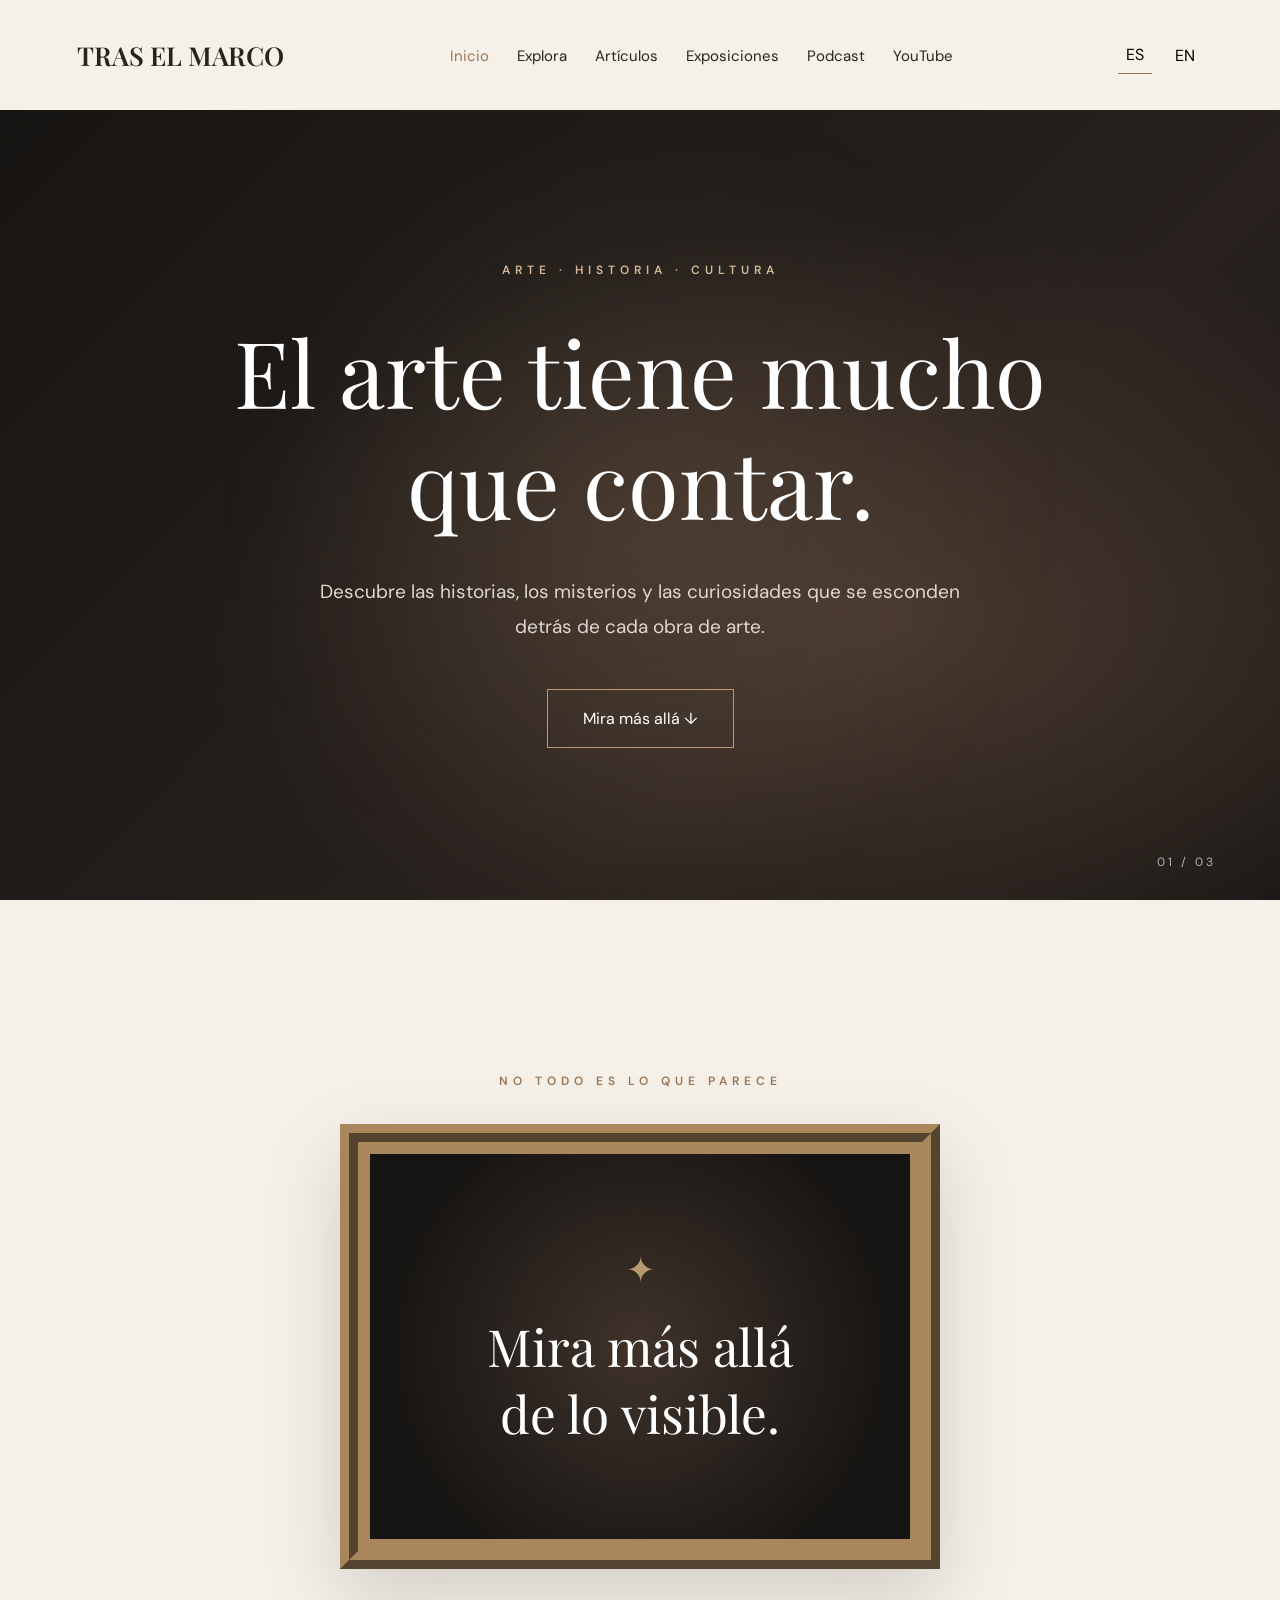
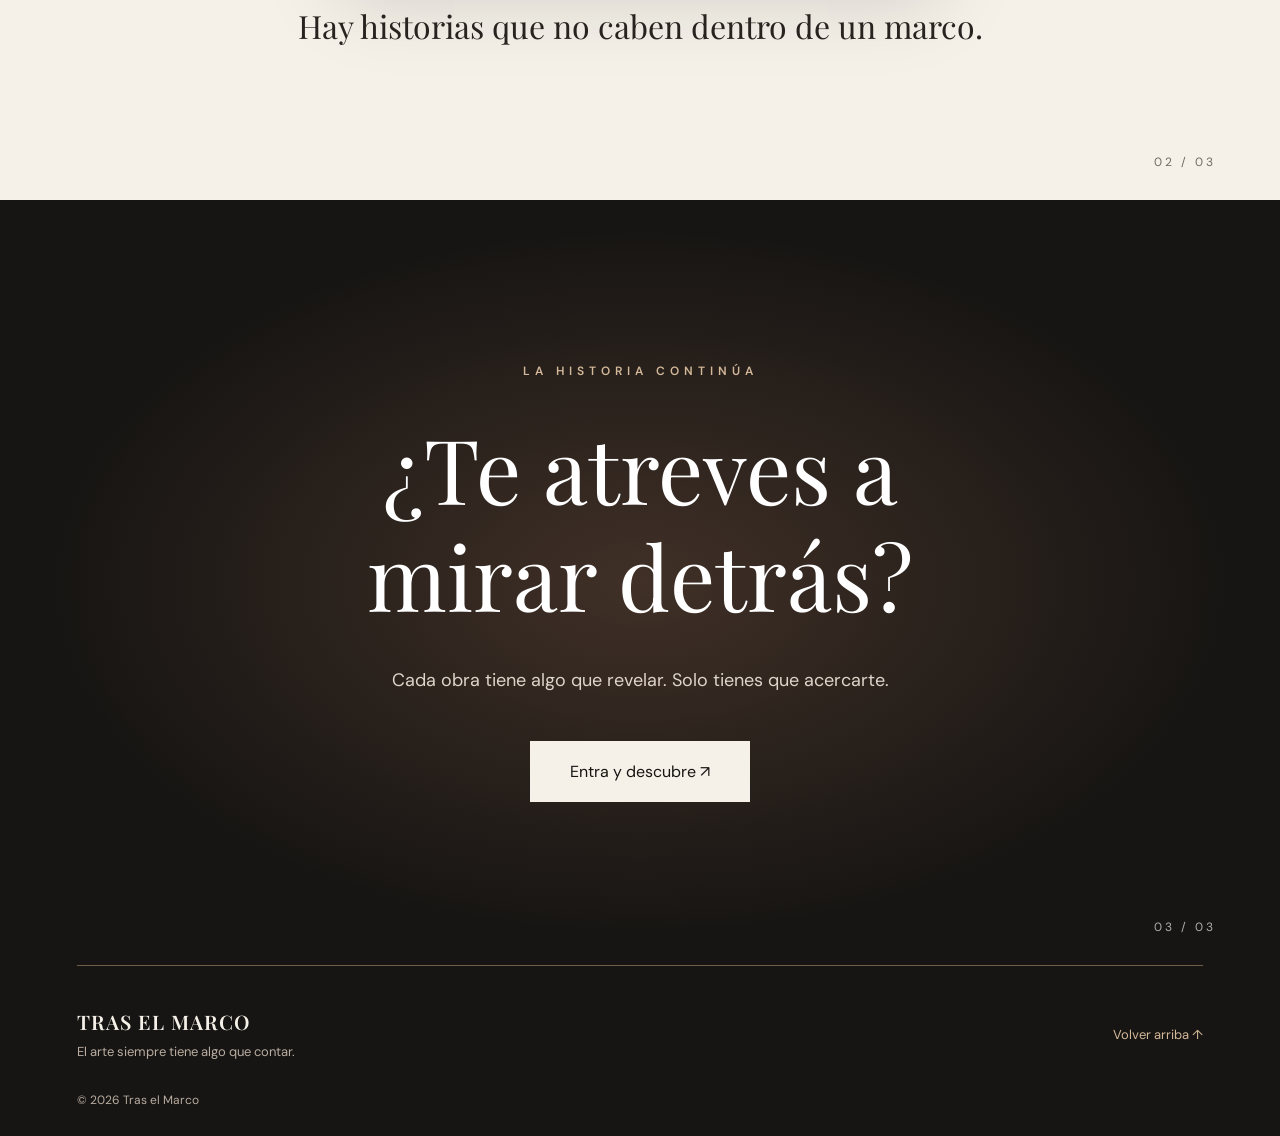
<file: index.html>
<!DOCTYPE html>
<html lang="es">
<head>
    <meta charset="UTF-8">
    <meta name="viewport" content="width=device-width, initial-scale=1.0">
    <meta name="theme-color" content="#171513">

    <title>Tras el Marco | Arte, historias y cultura</title>

    <link rel="stylesheet" href="css/style.css">
    <link rel="stylesheet" href="css/index.css">
    <script src="js/script.js" defer></script>
</head>

<body class="pagina-inicio" id="inicio">

    <header class="cabecera">
        <nav class="navbar" aria-label="Navegación principal">
            <a href="index.html" class="logo">TRAS EL MARCO</a>

            <ul class="nav-links">
                <li><a href="index.html" class="activo">Inicio</a></li>
                <li><a href="pages/explora.html">Explora</a></li>
                <li><a href="pages/articulos.html">Artículos</a></li>
                <li><a href="pages/exposiciones.html">Exposiciones</a></li>
                <li><a href="pages/podcast.html">Podcast</a></li>
                <li><a href="pages/youtube.html">YouTube</a></li>
            </ul>

            <div class="idiomas" aria-label="Idioma">
                <button type="button" class="idioma-activo" data-lang="es" aria-pressed="true">ES</button>
                <button type="button" data-lang="en" aria-pressed="false">EN</button>
            </div>
        </nav>
    </header>

    <main>

        <!-- PRIMERA PANTALLA -->
        <section class="hero" aria-labelledby="titulo-principal">
            <div class="hero-luz"></div>

            <div class="hero-contenido">
                <p class="hero-etiqueta"
                   data-es="ARTE · HISTORIA · CULTURA"
                   data-en="ART · HISTORY · CULTURE">
                    ARTE · HISTORIA · CULTURA
                </p>

                <h1 id="titulo-principal"
                    data-es="El arte tiene mucho&lt;br&gt;que contar."
                    data-en="Art has so much&lt;br&gt;to tell.">
                    El arte tiene mucho<br>que contar.
                </h1>

                <p class="hero-descripcion"
                   data-es="Descubre las historias, los misterios y las curiosidades que se esconden detrás de cada obra de arte."
                   data-en="Discover the stories, mysteries and curiosities hidden behind every work of art.">
                    Descubre las historias, los misterios y las curiosidades que se esconden detrás de cada obra de arte.
                </p>

                <a href="#revelacion" class="hero-boton"
                   data-es="Mira más allá ↓"
                   data-en="Look beyond ↓">
                    Mira más allá ↓
                </a>
            </div>

            <span class="hero-numero">01 / 03</span>
        </section>

        <!-- SEGUNDA PANTALLA -->
        <section class="revelacion" id="revelacion" aria-labelledby="titulo-revelacion">

            <p class="seccion-etiqueta revelar"
               data-es="NO TODO ES LO QUE PARECE"
               data-en="NOT EVERYTHING IS AS IT SEEMS">
                NO TODO ES LO QUE PARECE
            </p>

            <div class="marco-escena revelar">
                <div class="marco">
                    <div class="marco-interior">
                        <span class="marco-simbolo" aria-hidden="true">✦</span>

                        <h2 id="titulo-revelacion"
                            data-es="Mira más allá&lt;br&gt;de lo visible."
                            data-en="Look beyond&lt;br&gt;what is visible.">
                            Mira más allá<br>de lo visible.
                        </h2>
                    </div>
                </div>
            </div>

            <p class="revelacion-texto revelar"
               data-es="Hay historias que no caben dentro de un marco."
               data-en="Some stories cannot be contained within a frame.">
                Hay historias que no caben dentro de un marco.
            </p>

            <span class="seccion-numero">02 / 03</span>
        </section>

        <!-- TERCERA PANTALLA -->
        <section class="invitacion" aria-labelledby="titulo-invitacion">

            <div class="invitacion-contenido revelar">
                <p class="seccion-etiqueta"
                   data-es="LA HISTORIA CONTINÚA"
                   data-en="THE STORY CONTINUES">
                    LA HISTORIA CONTINÚA
                </p>

                <h2 id="titulo-invitacion"
                    data-es="¿Te atreves a&lt;br&gt;mirar detrás?"
                    data-en="Dare to look&lt;br&gt;behind the frame?">
                    ¿Te atreves a<br>mirar detrás?
                </h2>

                <p data-es="Cada obra tiene algo que revelar. Solo tienes que acercarte."
                   data-en="Every artwork has something to reveal. You only have to look closer.">
                    Cada obra tiene algo que revelar. Solo tienes que acercarte.
                </p>

                <a href="pages/explora.html" class="boton-entrar"
                   data-es="Entra y descubre ↗"
                   data-en="Enter and discover ↗">
                    Entra y descubre ↗
                </a>
            </div>

            <span class="seccion-numero">03 / 03</span>
        </section>

    </main>

    <!-- PIE DE PÁGINA -->
    <footer class="pie-pagina">
        <div class="pie-contenido">

            <div class="pie-identidad">
                <p class="pie-logo">TRAS EL MARCO</p>
                <p class="pie-frase"
                   data-es="El arte siempre tiene algo que contar."
                   data-en="Art always has a story to tell.">
                    El arte siempre tiene algo que contar.
                </p>
            </div>

            <a href="#inicio" class="pie-volver"
               data-es="Volver arriba ↑"
               data-en="Back to top ↑">
                Volver arriba ↑
            </a>

        </div>

        <div class="pie-inferior">
            <p>© 2026 Tras el Marco</p>
        </div>
    </footer>

</body>
</html>
</file>
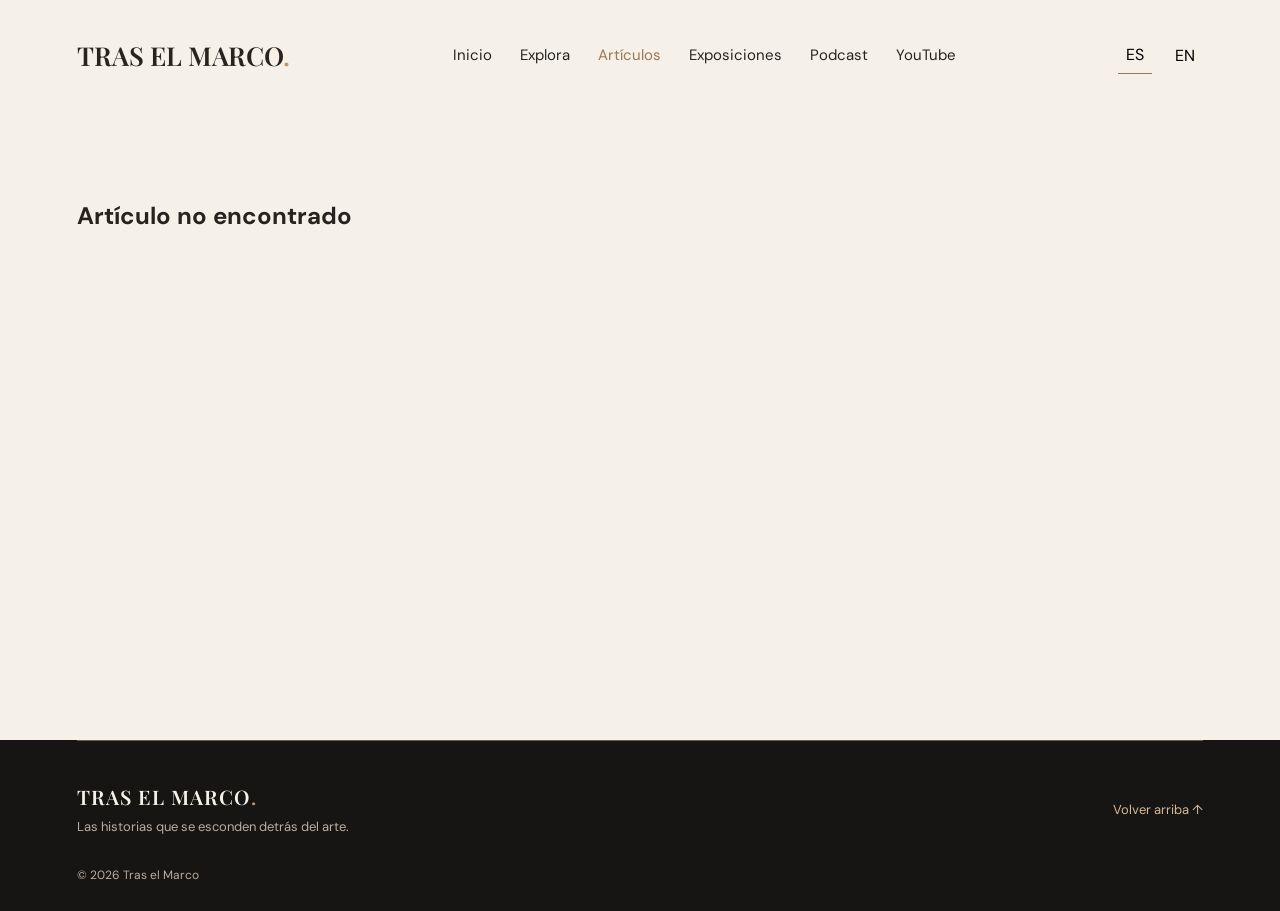
<file: pages/articulo.html>
<!DOCTYPE html>
<html lang="es">

<head>
    <meta charset="UTF-8">
    <meta name="viewport" content="width=device-width, initial-scale=1.0">

    <title>Artículo | Tras el Marco</title>

    <link rel="stylesheet" href="../css/style.css">
    <link rel="stylesheet" href="../css/articulo.css">

    <script src="../js/script.js" defer></script>
    <script src="../js/articulos.js" defer></script>

</head>

<body class="pagina-articulo" id="inicio">

    <header class="cabecera">

        <nav class="navegacion" aria-label="Navegación principal">

            <a href="../index.html" class="logo">
                TRAS EL MARCO<span>.</span>
            </a>

            <div class="menu">
                <a href="../index.html">Inicio</a>
                <a href="explora.html">Explora</a>
                <a href="articulos.html" class="activo">Artículos</a>
                <a href="exposiciones.html">Exposiciones</a>
                <a href="podcast.html">Podcast</a>
                <a href="youtube.html">YouTube</a>
            </div>

            <div class="idiomas">
                <button type="button" class="idioma"
                        data-idioma="es" aria-pressed="true">ES</button>
                <button type="button" class="idioma"
                        data-idioma="en" aria-pressed="false">EN</button>
            </div>

        </nav>

    </header>

    <main>
        <article id="detalle-articulo" class="detalle-articulo"></article>
    </main>

    <footer class="pie-pagina">

        <div class="pie-contenido">

            <div class="pie-identidad">

                <span class="pie-logo">
                    TRAS EL MARCO<span>.</span>
                </span>

                <p class="pie-frase"
                   data-es="Las historias que se esconden detrás del arte."
                   data-en="The stories hidden behind art.">
                    Las historias que se esconden detrás del arte.
                </p>

            </div>

            <a href="#inicio"
               class="pie-volver"
               data-es="Volver arriba ↑"
               data-en="Back to top ↑">
                Volver arriba ↑
            </a>

        </div>

        <div class="pie-inferior">
            <span>© 2026 Tras el Marco</span>
        </div>

    </footer>

</body>
</html>
</file>
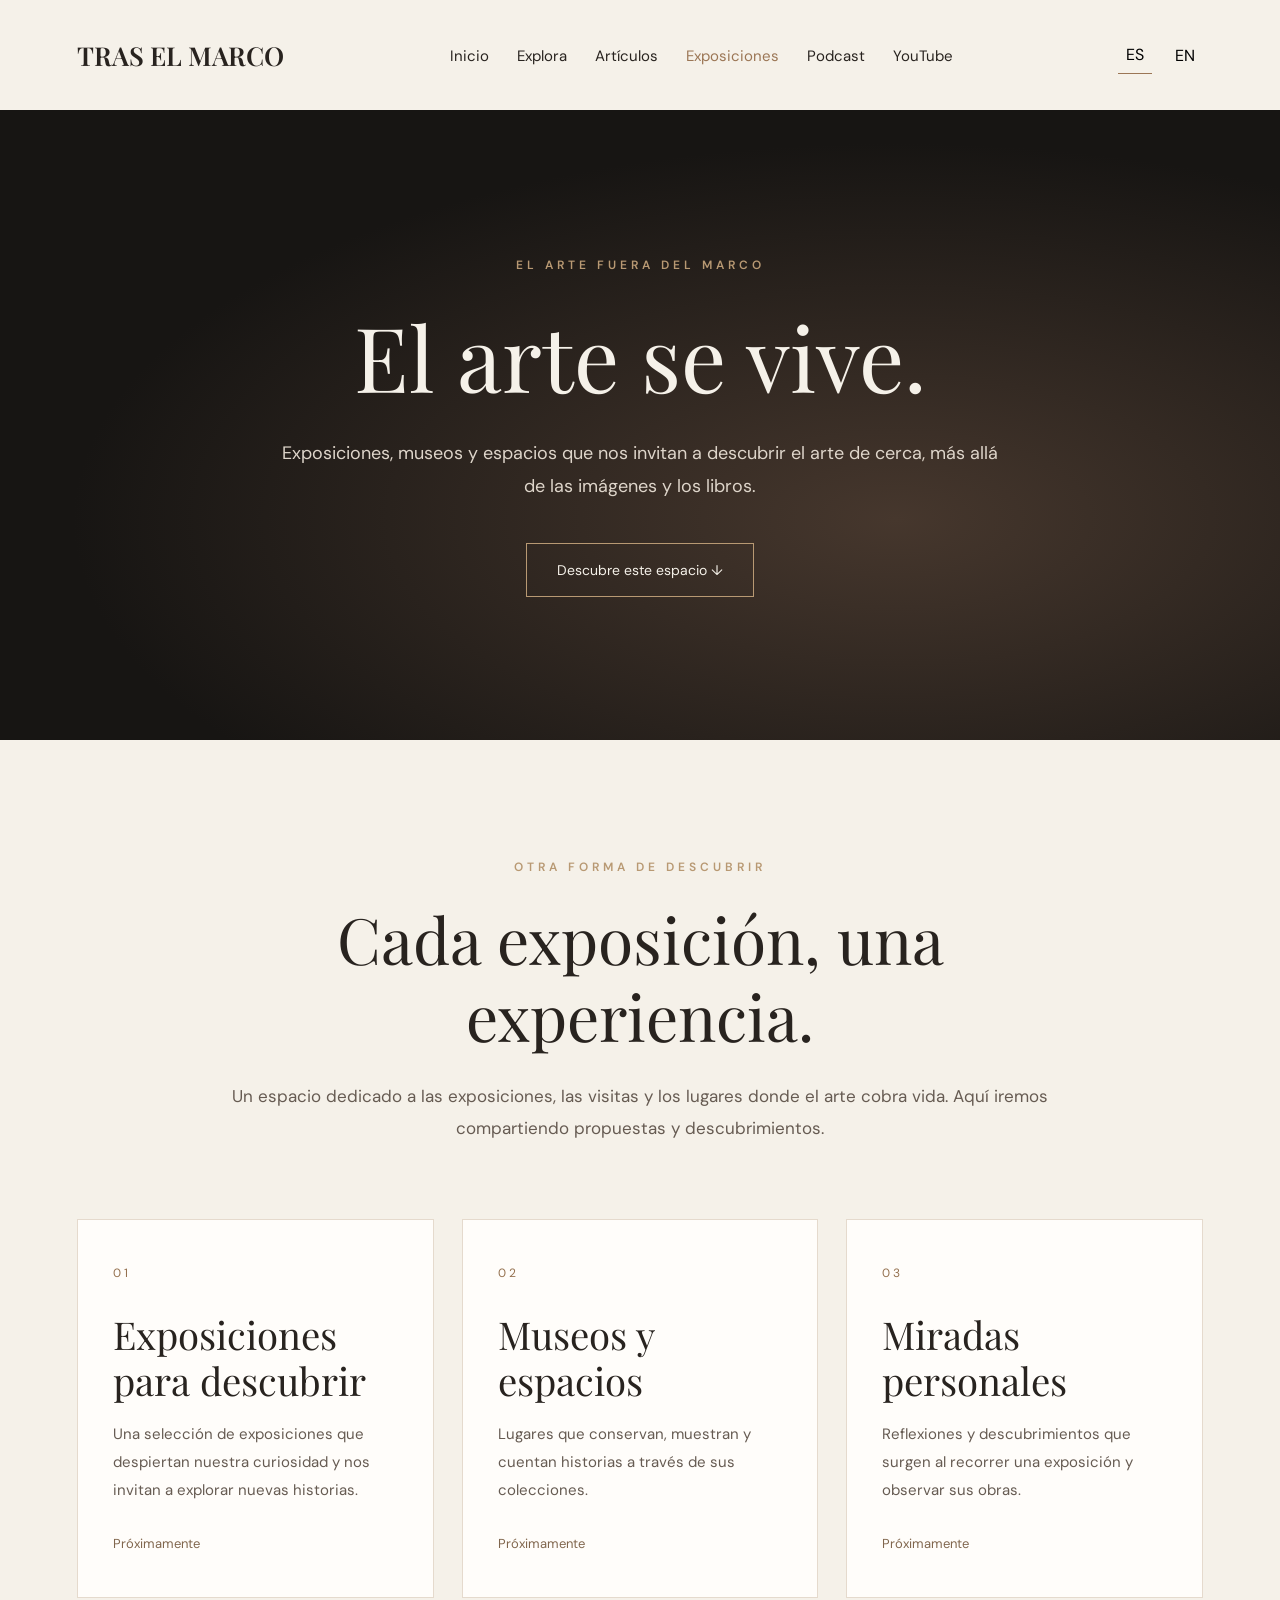
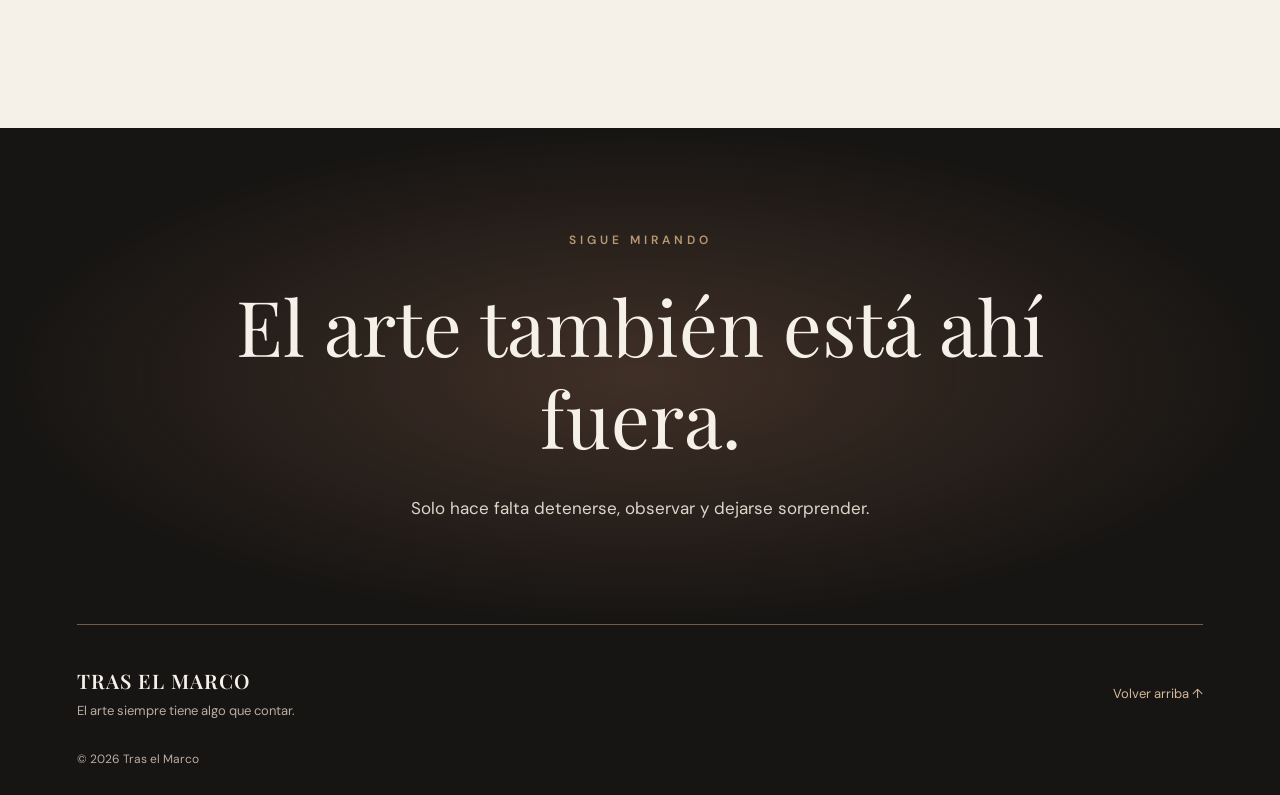
<file: pages/exposiciones.html>
<!DOCTYPE html>
<html lang="es">
<head>
    <meta charset="UTF-8">
    <meta name="viewport" content="width=device-width, initial-scale=1.0">
    <meta name="theme-color" content="#171513">

    <meta name="description"
          content="Descubre exposiciones, museos y nuevas formas de acercarte al arte con Tras el Marco.">

    <title>Exposiciones | Tras el Marco</title>

    <link rel="stylesheet" href="../css/style.css">
    <link rel="stylesheet" href="../css/exposiciones.css">
    <script src="../js/script.js" defer></script>

</head>

<body class="pagina-exposiciones" id="inicio">

    <!-- MENÚ -->
    <header class="cabecera">
        <nav class="navbar" aria-label="Navegación principal">

            <a href="../index.html" class="logo">TRAS EL MARCO</a>

            <ul class="nav-links">
                <li><a href="../index.html">Inicio</a></li>
                <li><a href="explora.html">Explora</a></li>
                <li><a href="articulos.html">Artículos</a></li>
                <li>
                    <a href="exposiciones.html"
                       class="activo"
                       aria-current="page">Exposiciones</a>
                </li>
                <li><a href="podcast.html">Podcast</a></li>
                <li><a href="youtube.html">YouTube</a></li>
            </ul>

            <div class="idiomas" aria-label="Idioma">
                <button type="button"
                        class="idioma-activo"
                        data-lang="es"
                        aria-pressed="true">ES</button>

                <button type="button"
                        data-lang="en"
                        aria-pressed="false">EN</button>
            </div>

        </nav>
    </header>

    <main>

        <!-- PORTADA -->
        <section class="exposiciones-hero">

            <div class="exposiciones-hero-contenido">

                <span class="exposiciones-etiqueta"
                      data-es="EL ARTE FUERA DEL MARCO"
                      data-en="ART BEYOND THE FRAME">
                    EL ARTE FUERA DEL MARCO
                </span>

                <h1 data-es="El arte se vive."
                    data-en="Art is an experience.">
                    El arte se vive.
                </h1>

                <p data-es="Exposiciones, museos y espacios que nos invitan a descubrir el arte de cerca, más allá de las imágenes y los libros."
                   data-en="Exhibitions, museums and spaces that invite us to experience art up close, beyond images and books.">
                    Exposiciones, museos y espacios que nos invitan a descubrir el arte de cerca, más allá de las imágenes y los libros.
                </p>

                <a href="#descubre"
                   class="exposiciones-enlace"
                   data-es="Descubre este espacio ↓"
                   data-en="Explore this space ↓">
                    Descubre este espacio ↓
                </a>

            </div>
        </section>

        <!-- CONTENIDO -->
        <section class="exposiciones-seccion" id="descubre">

            <div class="exposiciones-introduccion revelar">

                <span class="exposiciones-etiqueta"
                      data-es="OTRA FORMA DE DESCUBRIR"
                      data-en="ANOTHER WAY TO DISCOVER">
                    OTRA FORMA DE DESCUBRIR
                </span>

                <h2 data-es="Cada exposición, una experiencia."
                    data-en="Every exhibition, a new experience.">
                    Cada exposición, una experiencia.
                </h2>

                <p data-es="Un espacio dedicado a las exposiciones, las visitas y los lugares donde el arte cobra vida. Aquí iremos compartiendo propuestas y descubrimientos."
                   data-en="A space dedicated to exhibitions, visits and places where art comes to life. Here we will share recommendations and discoveries.">
                    Un espacio dedicado a las exposiciones, las visitas y los lugares donde el arte cobra vida. Aquí iremos compartiendo propuestas y descubrimientos.
                </p>

            </div>

            <div class="exposiciones-grid">

                <!-- BLOQUE 1 -->
                <article class="exposicion-tarjeta revelar">

                    <span class="exposicion-numero">01</span>

                    <div>
                        <h3 data-es="Exposiciones para descubrir"
                            data-en="Exhibitions to discover">
                            Exposiciones para descubrir
                        </h3>

                        <p data-es="Una selección de exposiciones que despiertan nuestra curiosidad y nos invitan a explorar nuevas historias."
                           data-en="A selection of exhibitions that spark our curiosity and invite us to explore new stories.">
                            Una selección de exposiciones que despiertan nuestra curiosidad y nos invitan a explorar nuevas historias.
                        </p>
                    </div>

                    <span class="exposicion-estado"
                          data-es="Próximamente"
                          data-en="Coming soon">
                        Próximamente
                    </span>

                </article>

                <!-- BLOQUE 2 -->
                <article class="exposicion-tarjeta revelar">

                    <span class="exposicion-numero">02</span>

                    <div>
                        <h3 data-es="Museos y espacios"
                            data-en="Museums and spaces">
                            Museos y espacios
                        </h3>

                        <p data-es="Lugares que conservan, muestran y cuentan historias a través de sus colecciones."
                           data-en="Places that preserve, display and tell stories through their collections.">
                            Lugares que conservan, muestran y cuentan historias a través de sus colecciones.
                        </p>
                    </div>

                    <span class="exposicion-estado"
                          data-es="Próximamente"
                          data-en="Coming soon">
                        Próximamente
                    </span>

                </article>

                <!-- BLOQUE 3 -->
                <article class="exposicion-tarjeta revelar">

                    <span class="exposicion-numero">03</span>

                    <div>
                        <h3 data-es="Miradas personales"
                            data-en="Personal perspectives">
                            Miradas personales
                        </h3>

                        <p data-es="Reflexiones y descubrimientos que surgen al recorrer una exposición y observar sus obras."
                           data-en="Reflections and discoveries inspired by visiting exhibitions and observing artworks.">
                            Reflexiones y descubrimientos que surgen al recorrer una exposición y observar sus obras.
                        </p>
                    </div>

                    <span class="exposicion-estado"
                          data-es="Próximamente"
                          data-en="Coming soon">
                        Próximamente
                    </span>

                </article>

            </div>
        </section>

        <!-- CIERRE -->
        <section class="exposiciones-cierre">

            <div class="exposiciones-cierre-contenido revelar">

                <span class="exposiciones-etiqueta"
                      data-es="SIGUE MIRANDO"
                      data-en="KEEP LOOKING">
                    SIGUE MIRANDO
                </span>

                <h2 data-es="El arte también está ahí fuera."
                    data-en="Art is out there, too.">
                    El arte también está ahí fuera.
                </h2>

                <p data-es="Solo hace falta detenerse, observar y dejarse sorprender."
                   data-en="All it takes is a moment to pause, observe and be surprised.">
                    Solo hace falta detenerse, observar y dejarse sorprender.
                </p>

            </div>
        </section>

    </main>

    <!-- PIE DE PÁGINA -->
    <footer class="pie-pagina">

        <div class="pie-contenido">

            <div class="pie-identidad">

                <p class="pie-logo">TRAS EL MARCO</p>

                <p class="pie-frase"
                   data-es="El arte siempre tiene algo que contar."
                   data-en="Art always has a story to tell.">
                    El arte siempre tiene algo que contar.
                </p>

            </div>

            <a href="#inicio"
               class="pie-volver"
               data-es="Volver arriba ↑"
               data-en="Back to top ↑">
                Volver arriba ↑
            </a>

        </div>

        <div class="pie-inferior">
            <p>© 2026 Tras el Marco</p>
        </div>

    </footer>

</body>
</html>
</file>
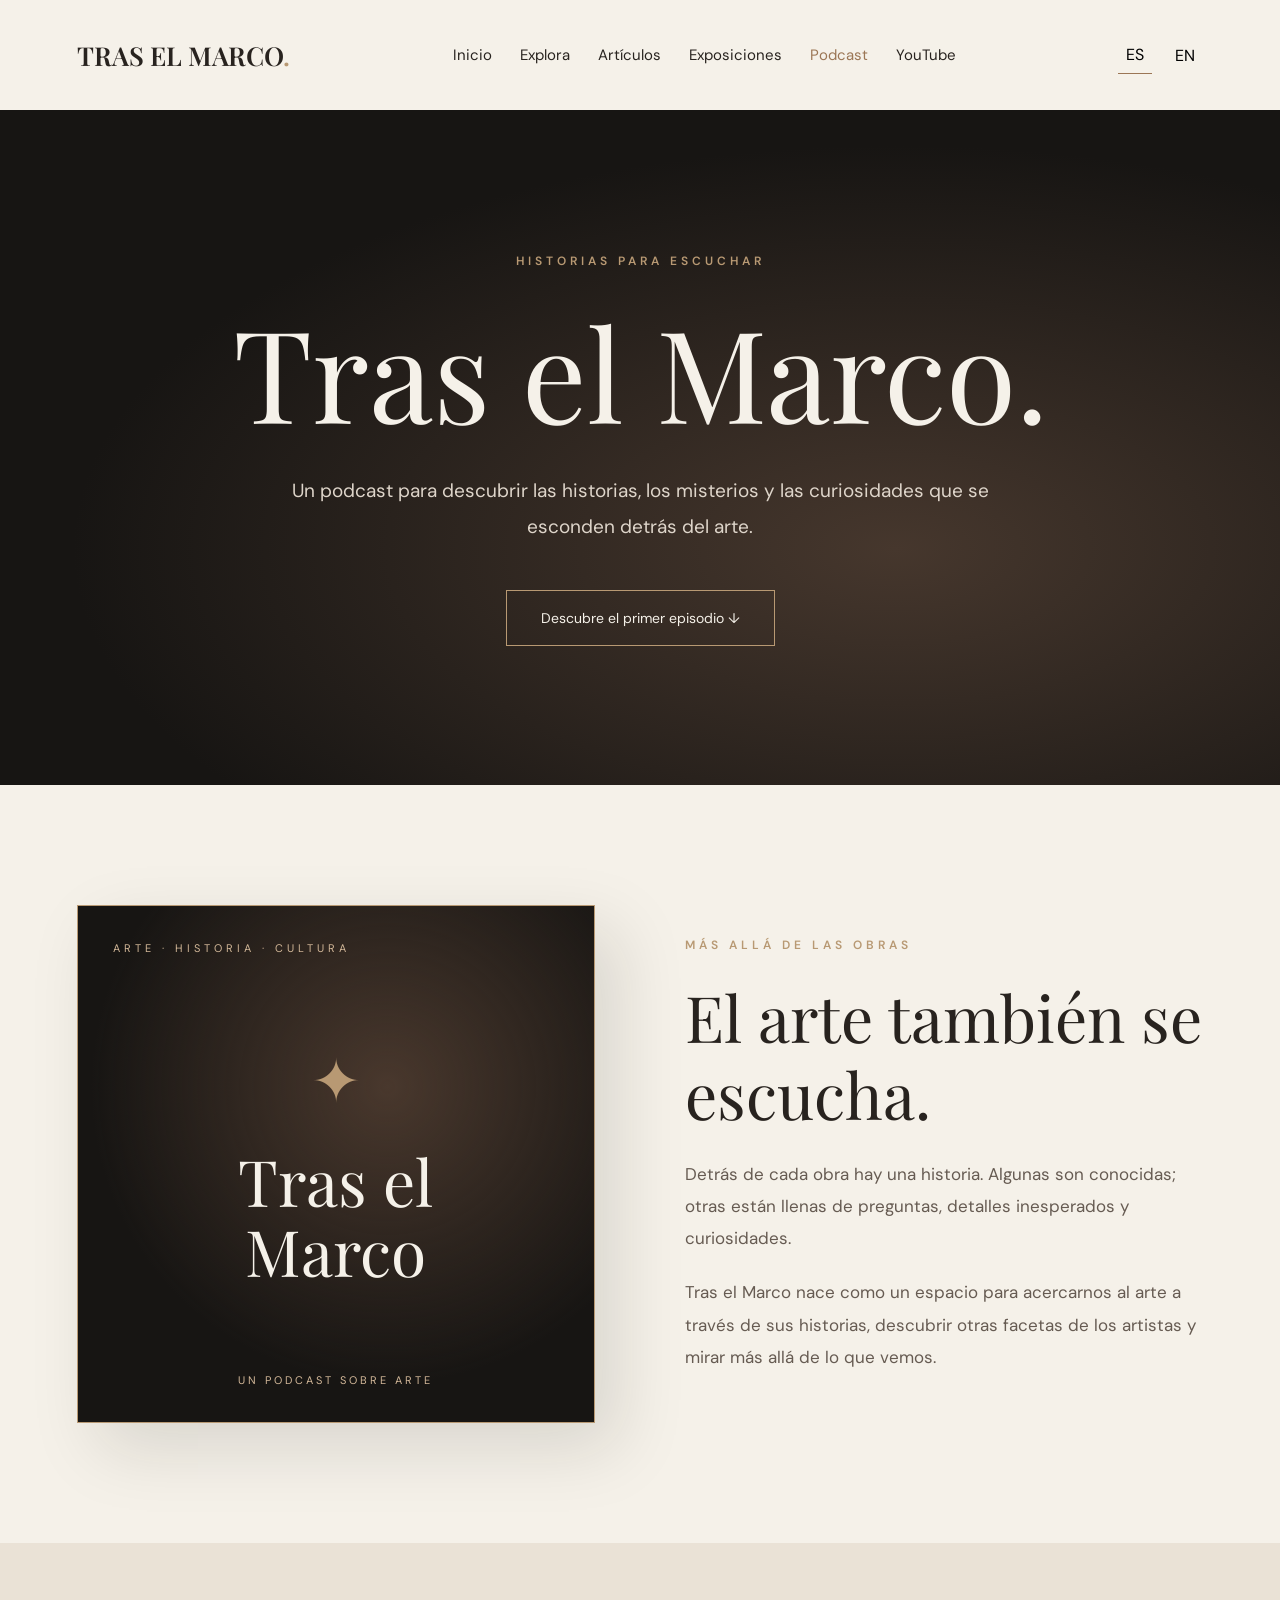
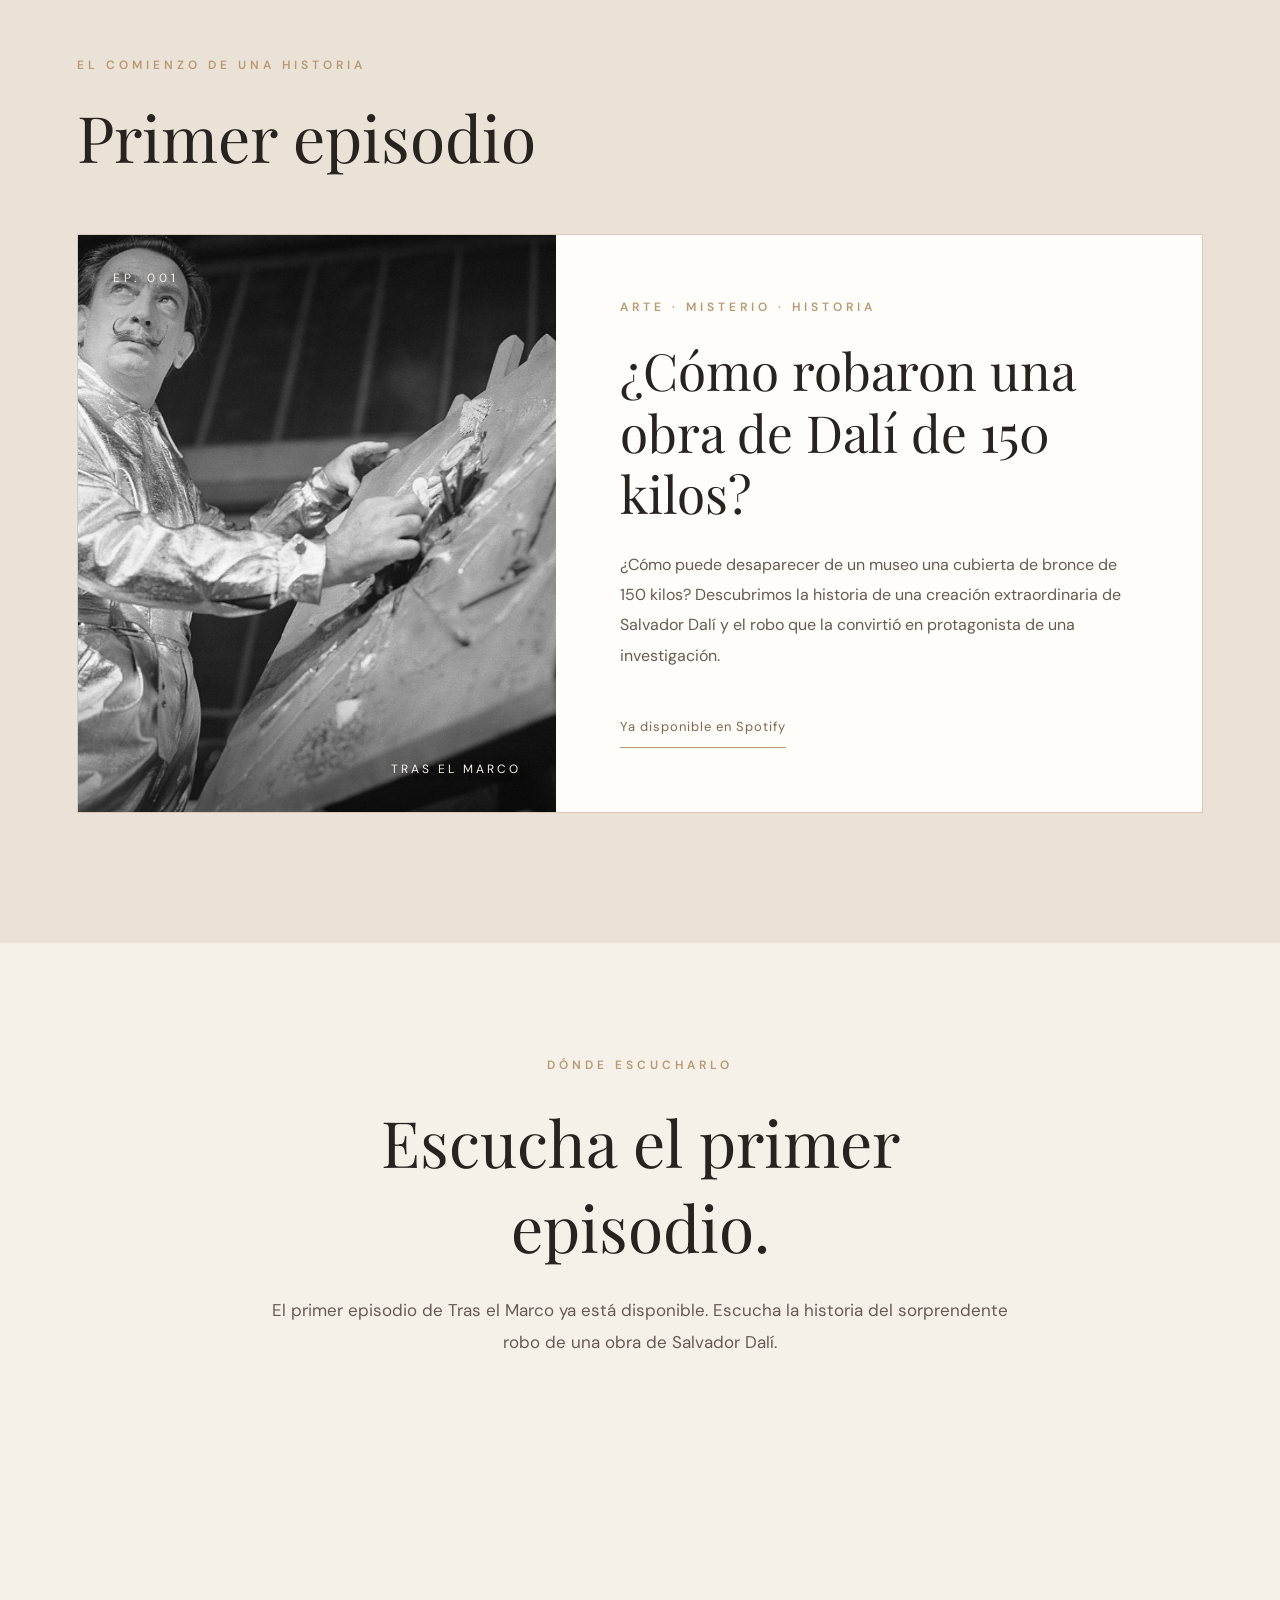
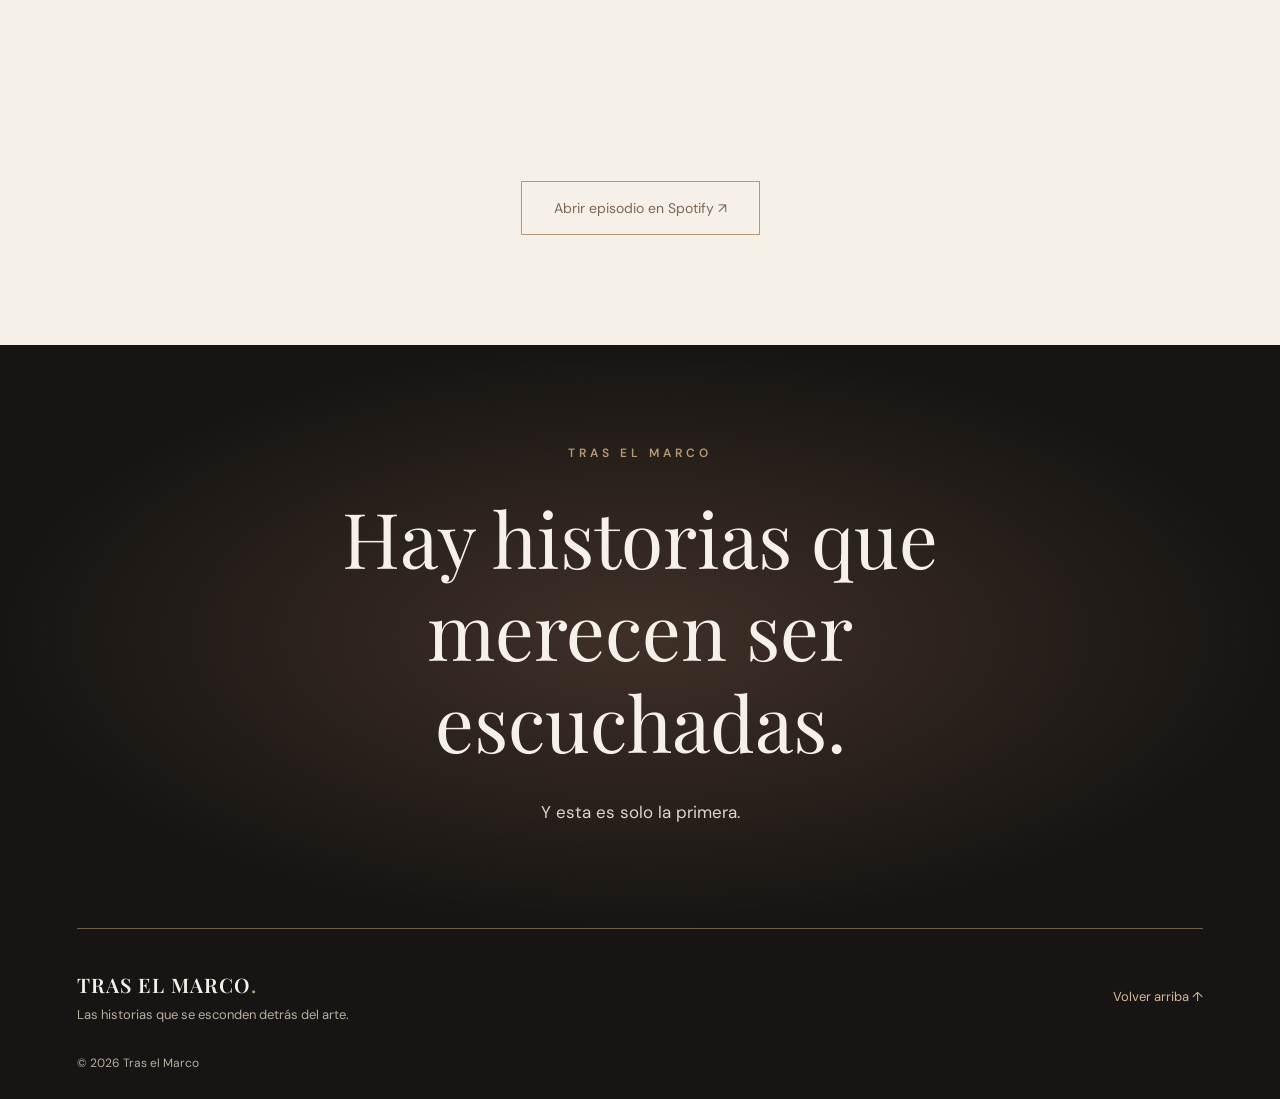
<file: pages/podcast.html>
<!DOCTYPE html>
<html lang="es">
<head>
    <meta charset="UTF-8">
    <meta name="viewport" content="width=device-width, initial-scale=1.0">
    <meta name="theme-color" content="#171513">
    <meta name="description" content="Tras el Marco, un podcast sobre las historias, misterios y curiosidades que se esconden detrás del arte.">
    <title>Podcast | Tras el Marco</title>

    <link rel="stylesheet" href="../css/style.css">
    <link rel="stylesheet" href="../css/podcast.css">
    <script src="../js/script.js" defer></script>

</head>

<body class="pagina-podcast" id="inicio">

    <header class="cabecera">
        <nav class="navegacion" aria-label="Navegación principal">

            <a href="../index.html" class="logo">
                TRAS EL MARCO<span>.</span>
            </a>

            <div class="menu">
                <a href="../index.html">Inicio</a>
                <a href="explora.html">Explora</a>
                <a href="articulos.html">Artículos</a>
                <a href="exposiciones.html">Exposiciones</a>
                <a href="podcast.html" class="activo" aria-current="page">Podcast</a>
                <a href="youtube.html">YouTube</a>
            </div>

            <div class="idiomas">
                <button type="button" class="idioma"
                        data-idioma="es" aria-pressed="true">ES</button>
                <button type="button" class="idioma"
                        data-idioma="en" aria-pressed="false">EN</button>
            </div>

        </nav>
    </header>

    <main>

        <!-- PRESENTACIÓN -->

        <section class="podcast-hero">
            <div class="podcast-hero-contenido">

                <span class="podcast-etiqueta"
                      data-es="HISTORIAS PARA ESCUCHAR"
                      data-en="STORIES TO LISTEN TO">
                    HISTORIAS PARA ESCUCHAR
                </span>

                <h1>Tras el Marco.</h1>

                <p class="podcast-hero-descripcion"
                   data-es="Un podcast para descubrir las historias, los misterios y las curiosidades que se esconden detrás del arte."
                   data-en="A podcast exploring the stories, mysteries and curiosities hidden behind art.">
                    Un podcast para descubrir las historias, los misterios y las curiosidades que se esconden detrás del arte.
                </p>

                <a href="#episodios" class="podcast-hero-enlace"
                   data-es="Descubre el primer episodio ↓"
                   data-en="Discover the first episode ↓">
                    Descubre el primer episodio ↓
                </a>

            </div>
        </section>

        <!-- SOBRE EL PODCAST -->

        <section class="podcast-presentacion">
            <div class="podcast-presentacion-interior">

                <div class="podcast-portada"
                     aria-label="Presentación gráfica de Tras el Marco">

                    <span class="podcast-portada-marca">
                        ARTE · HISTORIA · CULTURA
                    </span>

                    <div class="podcast-portada-centro">
                        <span class="podcast-portada-simbolo" aria-hidden="true">✦</span>
                        <h2>Tras el<br>Marco</h2>
                    </div>

                    <span class="podcast-portada-pie">
                        UN PODCAST SOBRE ARTE
                    </span>

                </div>

                <div class="podcast-presentacion-texto">

                    <span class="podcast-etiqueta"
                          data-es="MÁS ALLÁ DE LAS OBRAS"
                          data-en="BEYOND THE ARTWORK">
                        MÁS ALLÁ DE LAS OBRAS
                    </span>

                    <h2 data-es="El arte también se escucha."
                        data-en="Art can also be heard.">
                        El arte también se escucha.
                    </h2>

                    <p data-es="Detrás de cada obra hay una historia. Algunas son conocidas; otras están llenas de preguntas, detalles inesperados y curiosidades."
                       data-en="Behind every artwork lies a story. Some are well known; others are full of questions, unexpected details and curiosities.">
                        Detrás de cada obra hay una historia. Algunas son conocidas; otras están llenas de preguntas, detalles inesperados y curiosidades.
                    </p>

                    <p data-es="Tras el Marco nace como un espacio para acercarnos al arte a través de sus historias, descubrir otras facetas de los artistas y mirar más allá de lo que vemos."
                       data-en="Tras el Marco is a space to explore art through its stories, discover different sides of artists and look beyond what we see.">
                        Tras el Marco nace como un espacio para acercarnos al arte a través de sus historias, descubrir otras facetas de los artistas y mirar más allá de lo que vemos.
                    </p>

                </div>
            </div>
        </section>

        <!-- PRIMER EPISODIO -->

        <section class="podcast-episodios" id="episodios">
            <div class="podcast-episodios-interior">

                <div class="podcast-episodios-cabecera">

                    <span class="podcast-etiqueta"
                          data-es="EL COMIENZO DE UNA HISTORIA"
                          data-en="THE BEGINNING OF A STORY">
                        EL COMIENZO DE UNA HISTORIA
                    </span>

                    <h2 data-es="Primer episodio"
                        data-en="First episode">
                        Primer episodio
                    </h2>

                </div>

                <article class="podcast-episodio">

                    <div class="podcast-episodio-visual">

                        <img
                            class="podcast-episodio-imagen"
                            src="../assets/img/dali-trabajando.png"
                            alt="Salvador Dalí trabajando sobre una obra"
                            loading="lazy"
                        >

                        <span class="podcast-episodio-numero">
                            EP. 001
                        </span>

                        <span class="podcast-episodio-visual-pie">
                            TRAS EL MARCO
                        </span>

                    </div>

                    <div class="podcast-episodio-contenido">

                        <span class="podcast-etiqueta"
                              data-es="ARTE · MISTERIO · HISTORIA"
                              data-en="ART · MYSTERY · HISTORY">
                            ARTE · MISTERIO · HISTORIA
                        </span>

                        <h3 data-es="¿Cómo robaron una obra de Dalí de 150 kilos?"
                            data-en="How was a 150-kilo Dalí artwork stolen?">
                            ¿Cómo robaron una obra de Dalí de 150 kilos?
                        </h3>

                        <p data-es="¿Cómo puede desaparecer de un museo una cubierta de bronce de 150 kilos? Descubrimos la historia de una creación extraordinaria de Salvador Dalí y el robo que la convirtió en protagonista de una investigación."
                           data-en="How can a 150-kilo bronze book cover disappear from a museum? Discover the story of an extraordinary Salvador Dalí creation and the theft that made it the subject of an investigation.">
                            ¿Cómo puede desaparecer de un museo una cubierta de bronce de 150 kilos? Descubrimos la historia de una creación extraordinaria de Salvador Dalí y el robo que la convirtió en protagonista de una investigación.
                        </p>

                        <span class="podcast-proximamente"
                              data-es="Ya disponible en Spotify"
                              data-en="Now on Spotify">
                            Ya disponible en Spotify
                        </span>

                    </div>
                </article>
            </div>
        </section>

        <!-- SPOTIFY -->

        <section class="podcast-spotify">
            <div class="podcast-spotify-interior">

                <span class="podcast-etiqueta"
                      data-es="DÓNDE ESCUCHARLO"
                      data-en="WHERE TO LISTEN">
                    DÓNDE ESCUCHARLO
                </span>

                <h2 data-es="Escucha el primer episodio."
                    data-en="Listen to the first episode.">
                    Escucha el primer episodio.
                </h2>

                <p data-es="El primer episodio de Tras el Marco ya está disponible. Escucha la historia del sorprendente robo de una obra de Salvador Dalí."
                   data-en="The first episode of Tras el Marco is now available. Listen to the story of the surprising theft of a Salvador Dalí artwork.">
                    El primer episodio de Tras el Marco ya está disponible. Escucha la historia del sorprendente robo de una obra de Salvador Dalí.
                </p>

                <div class="podcast-reproductor">
                    <iframe
                        title="Escuchar el primer episodio de Tras el Marco en Spotify"
                        src="https://open.spotify.com/embed/episode/1ghpNzT4L9H5fxpU3CKi8j?utm_source=generator"
                        width="100%"
                        height="352"
                        frameborder="0"
                        allowfullscreen
                        allow="autoplay; clipboard-write; encrypted-media; fullscreen; picture-in-picture"
                        loading="lazy">
                    </iframe>
                </div>

                <a class="podcast-spotify-estado"
                   href="https://open.spotify.com/episode/1ghpNzT4L9H5fxpU3CKi8j"
                   target="_blank"
                   rel="noopener noreferrer"
                   data-es="Abrir episodio en Spotify ↗"
                   data-en="Open episode on Spotify ↗">
                    Abrir episodio en Spotify ↗
                </a>

            </div>
        </section>

        <!-- CIERRE -->

        <section class="podcast-cierre">

            <span class="podcast-etiqueta"
                  data-es="TRAS EL MARCO"
                  data-en="BEYOND THE FRAME">
                TRAS EL MARCO
            </span>

            <h2 data-es="Hay historias que merecen ser escuchadas."
                data-en="Some stories deserve to be heard.">
                Hay historias que merecen ser escuchadas.
            </h2>

            <p data-es="Y esta es solo la primera."
               data-en="And this is only the first.">
                Y esta es solo la primera.
            </p>

        </section>

    </main>

    <footer class="pie-pagina">
        <div class="pie-contenido">

            <div class="pie-identidad">
                <span class="pie-logo">
                    TRAS EL MARCO<span>.</span>
                </span>

                <p class="pie-frase"
                   data-es="Las historias que se esconden detrás del arte."
                   data-en="The stories hidden behind art.">
                    Las historias que se esconden detrás del arte.
                </p>
            </div>

            <a href="#inicio" class="pie-volver"
               data-es="Volver arriba ↑"
               data-en="Back to top ↑">
                Volver arriba ↑
            </a>

        </div>

        <div class="pie-inferior">
            <span>© 2026 Tras el Marco</span>
        </div>
    </footer>

</body>
</html>
</file>
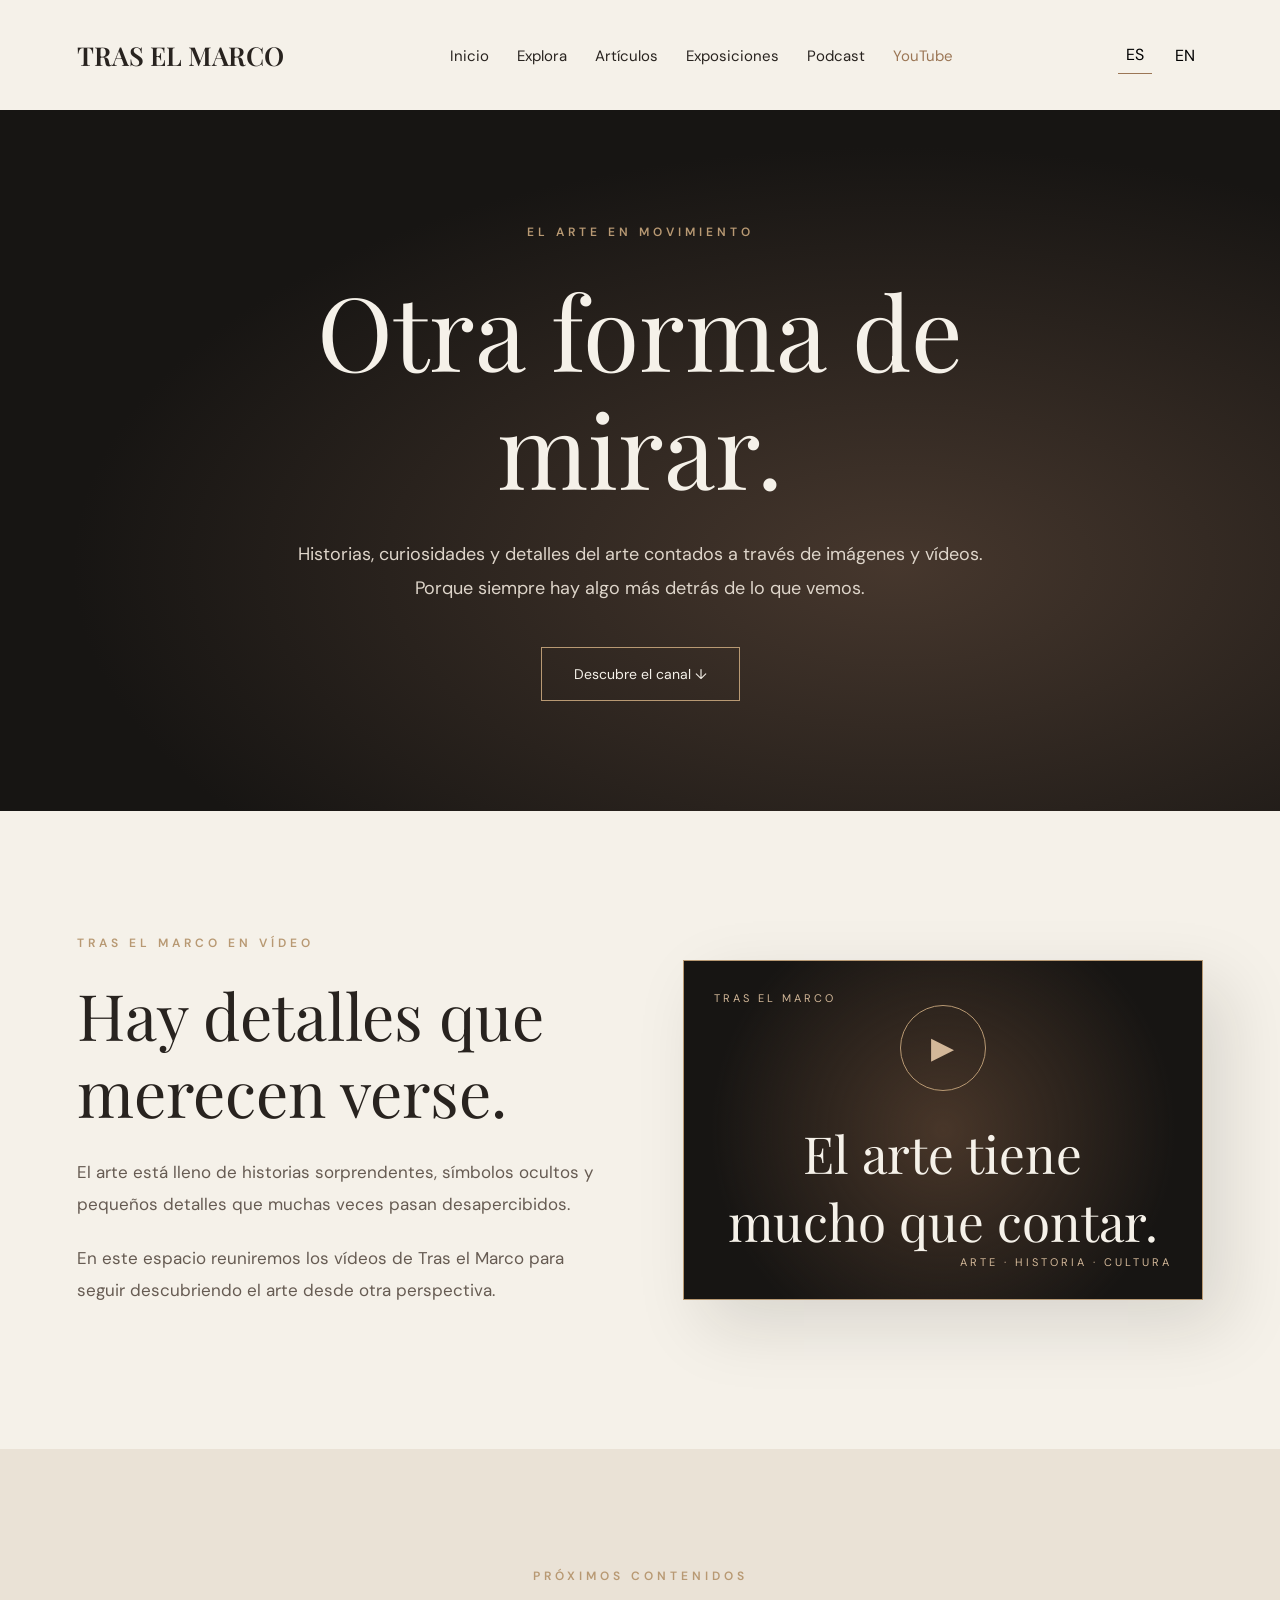
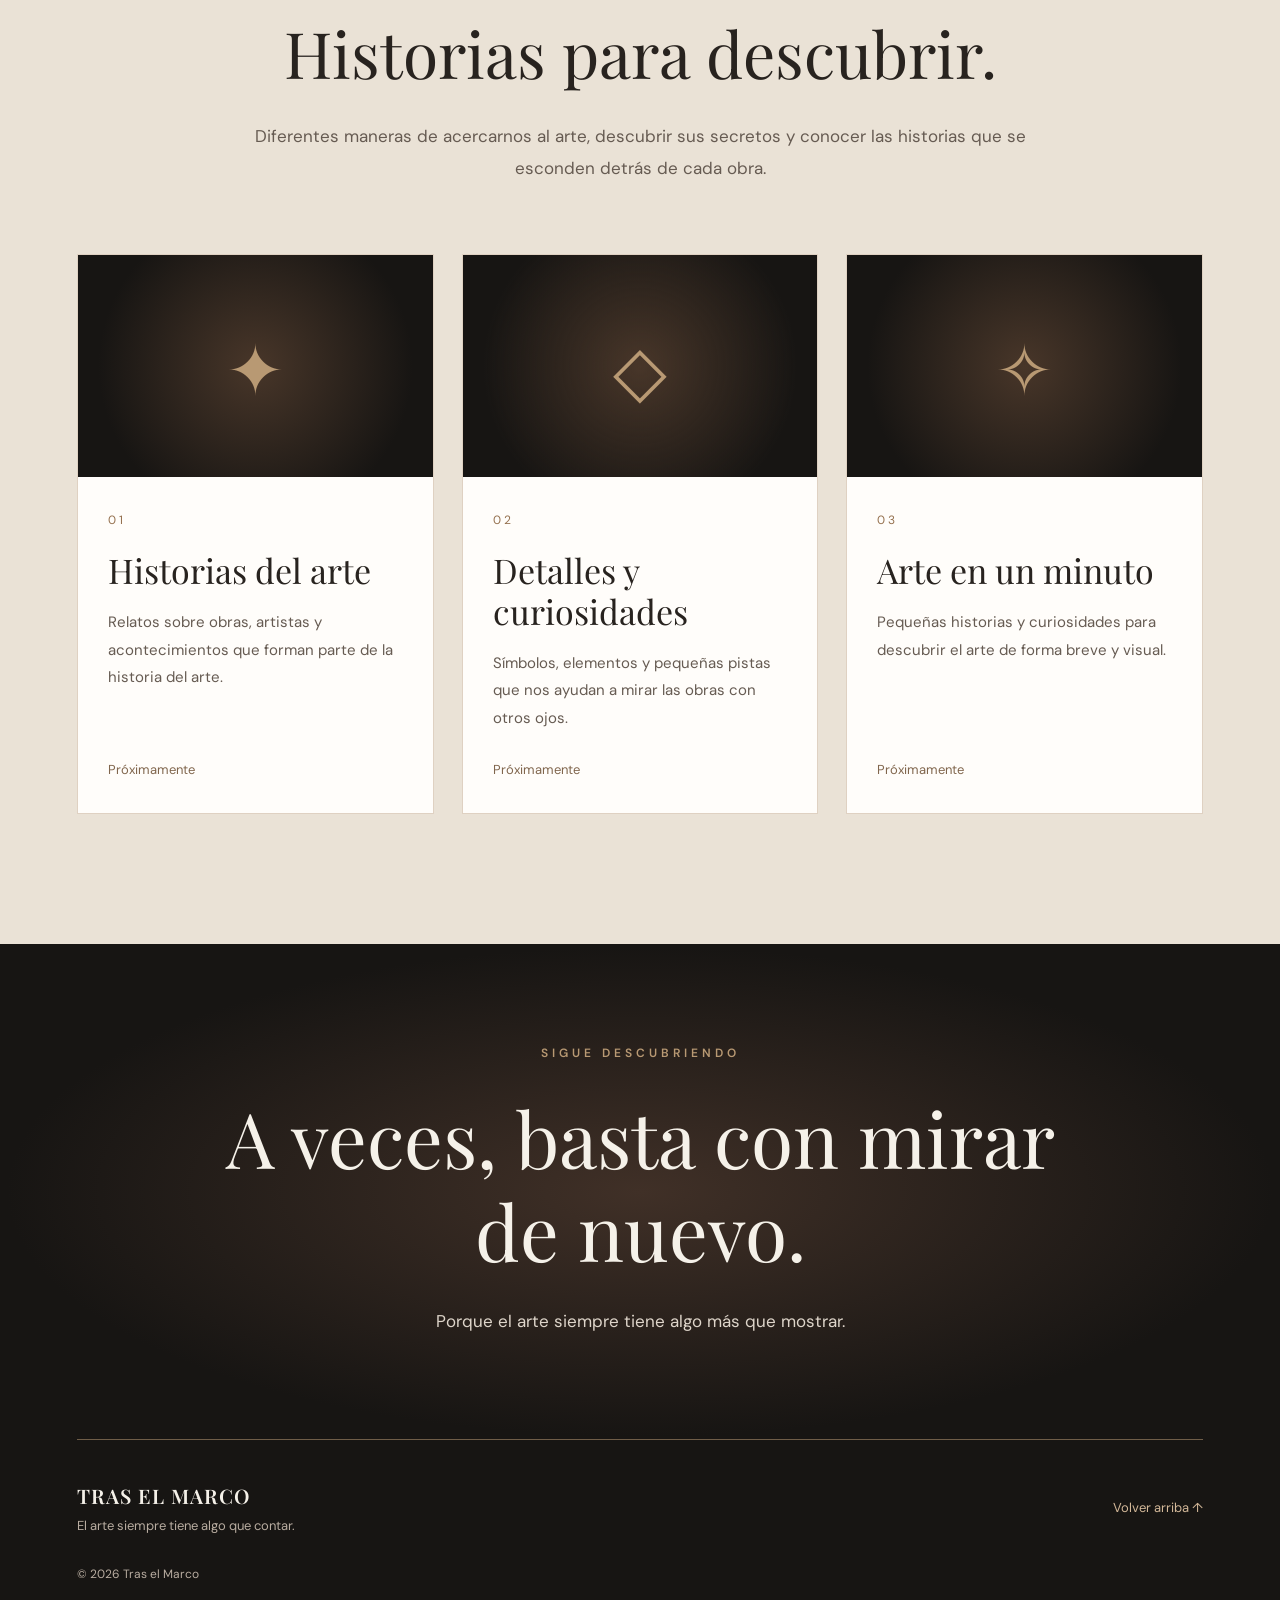
<file: pages/youtube.html>
<!DOCTYPE html>
<html lang="es">
<head>
    <meta charset="UTF-8">
    <meta name="viewport" content="width=device-width, initial-scale=1.0">
    <meta name="theme-color" content="#171513">

    <meta name="description"
          content="Descubre Tras el Marco en YouTube: historias, curiosidades y nuevas formas de mirar el arte.">

    <title>YouTube | Tras el Marco</title>

    <link rel="stylesheet" href="../css/style.css">
    <link rel="stylesheet" href="../css/youtube.css">
    <script src="../js/script.js" defer></script>

</head>

<body class="pagina-youtube" id="inicio">

    <!-- NAVEGACIÓN -->

    <header class="cabecera">
        <nav class="navbar" aria-label="Navegación principal">

            <a href="../index.html" class="logo">
                TRAS EL MARCO
            </a>

            <ul class="nav-links">
                <li><a href="../index.html">Inicio</a></li>
                <li><a href="explora.html">Explora</a></li>
                <li><a href="articulos.html">Artículos</a></li>
                <li><a href="exposiciones.html">Exposiciones</a></li>
                <li><a href="podcast.html">Podcast</a></li>
                <li>
                    <a href="youtube.html"
                       class="activo"
                       aria-current="page">YouTube</a>
                </li>
            </ul>

            <div class="idiomas">
                <button type="button"
                        class="idioma-activo"
                        data-lang="es"
                        aria-pressed="true">ES</button>

                <button type="button"
                        data-lang="en"
                        aria-pressed="false">EN</button>
            </div>

        </nav>
    </header>

    <main>

        <!-- PORTADA -->

        <section class="youtube-hero">

            <div class="youtube-hero-contenido">

                <span class="youtube-etiqueta"
                      data-es="EL ARTE EN MOVIMIENTO"
                      data-en="ART IN MOTION">
                    EL ARTE EN MOVIMIENTO
                </span>

                <h1 data-es="Otra forma de mirar."
                    data-en="A different way to see.">
                    Otra forma de mirar.
                </h1>

                <p data-es="Historias, curiosidades y detalles del arte contados a través de imágenes y vídeos. Porque siempre hay algo más detrás de lo que vemos."
                   data-en="Stories, curiosities and details from the art world told through images and videos. Because there is always more behind what we see.">
                    Historias, curiosidades y detalles del arte contados a través de imágenes y vídeos. Porque siempre hay algo más detrás de lo que vemos.
                </p>

                <a href="#contenido"
                   class="youtube-boton"
                   data-es="Descubre el canal ↓"
                   data-en="Discover the channel ↓">
                    Descubre el canal ↓
                </a>

            </div>
        </section>

        <!-- PRESENTACIÓN -->

        <section class="youtube-presentacion" id="contenido">

            <div class="youtube-presentacion-interior">

                <div class="youtube-presentacion-texto">

                    <span class="youtube-etiqueta"
                          data-es="TRAS EL MARCO EN VÍDEO"
                          data-en="TRAS EL MARCO ON VIDEO">
                        TRAS EL MARCO EN VÍDEO
                    </span>

                    <h2 data-es="Hay detalles que merecen verse."
                        data-en="Some details deserve a closer look.">
                        Hay detalles que merecen verse.
                    </h2>

                    <p data-es="El arte está lleno de historias sorprendentes, símbolos ocultos y pequeños detalles que muchas veces pasan desapercibidos."
                       data-en="Art is full of surprising stories, hidden symbols and small details that often go unnoticed.">
                        El arte está lleno de historias sorprendentes, símbolos ocultos y pequeños detalles que muchas veces pasan desapercibidos.
                    </p>

                    <p data-es="En este espacio reuniremos los vídeos de Tras el Marco para seguir descubriendo el arte desde otra perspectiva."
                       data-en="Here we will bring together Tras el Marco videos to keep exploring art from a different perspective.">
                        En este espacio reuniremos los vídeos de Tras el Marco para seguir descubriendo el arte desde otra perspectiva.
                    </p>

                </div>

                <!-- IMAGEN EDITORIAL, NO ES UN REPRODUCTOR -->

                <div class="youtube-pantalla"
                     aria-label="Diseño editorial de Tras el Marco en vídeo">

                    <span class="youtube-pantalla-marca">
                        TRAS EL MARCO
                    </span>

                    <div class="youtube-pantalla-centro">

                        <div class="youtube-play" aria-hidden="true">▶</div>

                        <h3 data-es="El arte tiene mucho que contar."
                            data-en="Art has so much to tell.">
                            El arte tiene mucho que contar.
                        </h3>

                    </div>

                    <span class="youtube-pantalla-pie">
                        ARTE · HISTORIA · CULTURA
                    </span>

                </div>

            </div>
        </section>

        <!-- FUTUROS CONTENIDOS -->

        <section class="youtube-contenidos">

            <div class="youtube-contenidos-interior">

                <div class="youtube-contenidos-cabecera">

                    <span class="youtube-etiqueta"
                          data-es="PRÓXIMOS CONTENIDOS"
                          data-en="UPCOMING CONTENT">
                        PRÓXIMOS CONTENIDOS
                    </span>

                    <h2 data-es="Historias para descubrir."
                        data-en="Stories to discover.">
                        Historias para descubrir.
                    </h2>

                    <p data-es="Diferentes maneras de acercarnos al arte, descubrir sus secretos y conocer las historias que se esconden detrás de cada obra."
                       data-en="Different ways to explore art, uncover its secrets and discover the stories hidden behind each artwork.">
                        Diferentes maneras de acercarnos al arte, descubrir sus secretos y conocer las historias que se esconden detrás de cada obra.
                    </p>

                </div>

                <div class="youtube-grid">

                    <!-- TARJETA 1 -->

                    <article class="youtube-tarjeta revelar">

                        <div class="youtube-tarjeta-visual" aria-hidden="true">
                            ✦
                        </div>

                        <div class="youtube-tarjeta-contenido">

                            <span class="youtube-tarjeta-numero">01</span>

                            <h3 data-es="Historias del arte"
                                data-en="Art stories">
                                Historias del arte
                            </h3>

                            <p data-es="Relatos sobre obras, artistas y acontecimientos que forman parte de la historia del arte."
                               data-en="Stories about artworks, artists and events that form part of art history.">
                                Relatos sobre obras, artistas y acontecimientos que forman parte de la historia del arte.
                            </p>

                            <span class="youtube-estado"
                                  data-es="Próximamente"
                                  data-en="Coming soon">
                                Próximamente
                            </span>

                        </div>
                    </article>

                    <!-- TARJETA 2 -->

                    <article class="youtube-tarjeta revelar">

                        <div class="youtube-tarjeta-visual" aria-hidden="true">
                            ◇
                        </div>

                        <div class="youtube-tarjeta-contenido">

                            <span class="youtube-tarjeta-numero">02</span>

                            <h3 data-es="Detalles y curiosidades"
                                data-en="Details and curiosities">
                                Detalles y curiosidades
                            </h3>

                            <p data-es="Símbolos, elementos y pequeñas pistas que nos ayudan a mirar las obras con otros ojos."
                               data-en="Symbols, elements and small clues that help us see artworks in a new light.">
                                Símbolos, elementos y pequeñas pistas que nos ayudan a mirar las obras con otros ojos.
                            </p>

                            <span class="youtube-estado"
                                  data-es="Próximamente"
                                  data-en="Coming soon">
                                Próximamente
                            </span>

                        </div>
                    </article>

                    <!-- TARJETA 3 -->

                    <article class="youtube-tarjeta revelar">

                        <div class="youtube-tarjeta-visual" aria-hidden="true">
                            ✧
                        </div>

                        <div class="youtube-tarjeta-contenido">

                            <span class="youtube-tarjeta-numero">03</span>

                            <h3 data-es="Arte en un minuto"
                                data-en="Art in a minute">
                                Arte en un minuto
                            </h3>

                            <p data-es="Pequeñas historias y curiosidades para descubrir el arte de forma breve y visual."
                               data-en="Short, visual stories and curiosities that make art easy to discover.">
                                Pequeñas historias y curiosidades para descubrir el arte de forma breve y visual.
                            </p>

                            <span class="youtube-estado"
                                  data-es="Próximamente"
                                  data-en="Coming soon">
                                Próximamente
                            </span>

                        </div>
                    </article>

                </div>

            </div>
        </section>

        <!-- CIERRE -->

        <section class="youtube-cierre">

            <span class="youtube-etiqueta"
                  data-es="SIGUE DESCUBRIENDO"
                  data-en="KEEP DISCOVERING">
                SIGUE DESCUBRIENDO
            </span>

            <h2 data-es="A veces, basta con mirar de nuevo."
                data-en="Sometimes, all it takes is another look.">
                A veces, basta con mirar de nuevo.
            </h2>

            <p data-es="Porque el arte siempre tiene algo más que mostrar."
               data-en="Because art always has something more to reveal.">
                Porque el arte siempre tiene algo más que mostrar.
            </p>

        </section>

    </main>

    <!-- PIE DE PÁGINA -->

    <footer class="pie-pagina">

        <div class="pie-contenido">

            <div class="pie-identidad">

                <p class="pie-logo">TRAS EL MARCO</p>

                <p class="pie-frase"
                   data-es="El arte siempre tiene algo que contar."
                   data-en="Art always has a story to tell.">
                    El arte siempre tiene algo que contar.
                </p>

            </div>

            <a href="#inicio"
               class="pie-volver"
               data-es="Volver arriba ↑"
               data-en="Back to top ↑">
                Volver arriba ↑
            </a>

        </div>

        <div class="pie-inferior">
            <p>© 2026 Tras el Marco</p>
        </div>

    </footer>

</body>
</html>
</file>
<file: css/style.css>
@import url('https://fonts.googleapis.com/css2?family=DM+Sans:wght@400;500;600;700&family=Playfair+Display:wght@400;500;600&display=swap');

/* COLORES Y ESTILOS GENERALES */

:root {
    --oscuro: #171513;
    --crema: #f5f1e9;
    --blanco: #ffffff;
    --dorado: #b89973;
    --texto: #28231f;
}

* {
    margin: 0;
    padding: 0;
    box-sizing: border-box;
}

html {
    scroll-behavior: smooth;
}

body {
    font-family: 'DM Sans', sans-serif;
    color: var(--texto);
    background: var(--crema);
}

a {
    color: inherit;
    text-decoration: none;
}

button {
    font: inherit;
    cursor: pointer;
}

a:focus-visible,
button:focus-visible {
    outline: 2px solid var(--dorado);
    outline-offset: 5px;
}

/* MENÚ DE NAVEGACIÓN */

.cabecera {
    position: relative;
    z-index: 20;
    background: var(--crema);
}

.navbar,
.navegacion {
    min-height: 110px;
    max-width: 1600px;
    margin: auto;
    padding: 25px 6%;
    display: flex;
    align-items: center;
    justify-content: space-between;
    gap: 30px;
}

.logo {
    font-family: 'Playfair Display', serif;
    font-size: 26px;
    font-weight: 600;
    white-space: nowrap;
}

.logo span,
.pie-logo span {
    color: var(--dorado);
}

.nav-links,
.menu {
    display: flex;
    list-style: none;
    align-items: center;
    gap: 28px;
}

.menu {
    flex-wrap: wrap;
}

.nav-links a,
.menu a {
    font-size: 15px;
    transition: color 0.3s;
}

.nav-links a:hover,
.nav-links a.activo,
.menu a:hover,
.menu a.activo {
    color: #9b7655;
}

.idiomas {
    display: flex;
    align-items: center;
    gap: 15px;
}

.idiomas button {
    border: none;
    background: transparent;
    padding: 8px;
}

.idiomas .idioma-activo,
.idiomas .idioma[aria-pressed="true"] {
    border-bottom: 1px solid #9b7655;
}

/* PIE DE PÁGINA */

.pie-pagina {
    background: var(--oscuro);
    color: var(--crema);
    padding: 0 6%;
}

.pie-contenido {
    max-width: 1400px;
    margin: 0 auto;
    padding: 42px 0 32px;
    border-top: 1px solid rgba(184, 153, 115, 0.55);
    display: flex;
    align-items: center;
    justify-content: space-between;
    gap: 24px;
}

.pie-logo {
    font-family: 'Playfair Display', serif;
    font-size: 20px;
    font-weight: 600;
    letter-spacing: 1px;
}

.pie-frase {
    margin-top: 8px;
    color: #b9ada1;
    font-size: 13px;
}

.pie-volver {
    color: #d3b899;
    font-size: 13px;
    white-space: nowrap;
    transition: color 0.3s, transform 0.3s;
}

.pie-volver:hover {
    color: var(--blanco);
    transform: translateY(-3px);
}

.pie-inferior {
    max-width: 1400px;
    margin: 0 auto;
    padding: 0 0 28px;
    color: #b9ada1;
    font-size: 12px;
}

/* ANIMACIONES */

.revelar {
    opacity: 0;
    transform: translateY(45px);
    transition: opacity 1s ease, transform 1s ease;
}

.revelar.visible {
    opacity: 1;
    transform: translateY(0);
}

@keyframes aparecer {
    from {
        opacity: 0;
        transform: translateY(35px);
    }
    to {
        opacity: 1;
        transform: translateY(0);
    }
}

@keyframes luzMovimiento {
    from {
        transform: translate(-12%, -8%);
    }
    to {
        transform: translate(12%, 8%);
    }
}

/* TABLET */

@media (max-width: 1000px) {
    .navbar,
    .navegacion {
        flex-wrap: wrap;
        justify-content: center;
    }

    .nav-links,
    .menu {
        flex-wrap: wrap;
        justify-content: center;
        gap: 15px;
    }
}

/* MÓVIL */

@media (max-width: 600px) {
    .navbar,
    .navegacion {
        padding: 22px 15px;
        gap: 18px;
    }

    .logo {
        font-size: 22px;
    }

    .nav-links,
    .menu {
        gap: 12px 16px;
    }

    .nav-links a,
    .menu a {
        font-size: 13px;
    }

    .pie-contenido {
        align-items: flex-start;
        flex-direction: column;
        padding-top: 32px;
        padding-bottom: 24px;
    }

}

/* ACCESIBILIDAD */

@media (prefers-reduced-motion: reduce) {
    html {
        scroll-behavior: auto;
    }

    *,
    *::before,
    *::after {
        animation: none !important;
        transition: none !important;
    }

    .revelar {
        opacity: 1;
        transform: none;
    }
}
</file>
<file: css/index.css>
/* INICIO: PRIMERA PANTALLA */

.hero {
    position: relative;
    min-height: calc(100svh - 110px);
    display: flex;
    justify-content: center;
    align-items: center;
    overflow: hidden;
    padding: 90px 24px;
    color: white;
    background:
        radial-gradient(ellipse at 70% 65%, #46372d 0%, transparent 55%),
        linear-gradient(135deg, #171513, #28211e 65%, #171513);
}

.hero-luz {
    position: absolute;
    width: 65vw;
    height: 65vw;
    border-radius: 50%;
    background: radial-gradient(circle, #b8997326, transparent 65%);
    filter: blur(45px);
    pointer-events: none;
    animation: luzMovimiento 12s ease-in-out infinite alternate;
}

.hero-contenido {
    position: relative;
    z-index: 2;
    max-width: 1150px;
    text-align: center;
    animation: aparecer 1.6s ease both;
}

.hero-etiqueta,
.seccion-etiqueta {
    color: #d3b899;
    letter-spacing: 5px;
    font-size: 12px;
    font-weight: 600;
}

.hero h1 {
    font-family: 'Playfair Display', serif;
    font-size: clamp(56px, 7.2vw, 116px);
    font-weight: 400;
    line-height: 1.2;
    margin: 38px 0;
}

.hero-descripcion {
    max-width: 690px;
    margin: 0 auto;
    font-size: 19px;
    line-height: 1.8;
    color: #e0d8d0;
}

.hero-boton {
    display: inline-block;
    margin-top: 45px;
    padding: 18px 35px;
    border: 1px solid #b89973;
    transition: background 0.35s, color 0.35s, transform 0.35s;
}

.hero-boton:hover {
    background: var(--crema);
    color: var(--oscuro);
    transform: translateY(-4px);
}

.hero-numero,
.seccion-numero {
    position: absolute;
    bottom: 30px;
    right: 5%;
    font-size: 12px;
    letter-spacing: 3px;
    opacity: 0.65;
}

/* INICIO: SEGUNDA PANTALLA */

.revelacion {
    position: relative;
    min-height: 100svh;
    padding: 110px 24px 90px;
    display: flex;
    flex-direction: column;
    justify-content: center;
    align-items: center;
    gap: 35px;
    text-align: center;
    background: var(--crema);
    overflow: hidden;
}

.revelacion .seccion-etiqueta {
    color: #9b7655;
}

.marco-escena {
    width: min(600px, 85vw);
    aspect-ratio: 1.35;
    perspective: 1000px;
}

.marco {
    width: 100%;
    height: 100%;
    border: 18px ridge #a8875d;
    padding: 12px;
    background: #a8875d;
    box-shadow: 0 30px 75px #00000025;
    transition: transform 0.8s ease, box-shadow 0.8s ease;
}

.marco:hover {
    transform: rotateY(-9deg) rotateX(3deg) scale(1.03);
    box-shadow: 30px 35px 80px #00000030;
}

.marco-interior {
    width: 100%;
    height: 100%;
    background: radial-gradient(circle at center, #40332b, #171513 75%);
    display: flex;
    flex-direction: column;
    align-items: center;
    justify-content: center;
    gap: 20px;
    color: white;
}

.marco-simbolo {
    color: var(--dorado);
    font-size: 35px;
}

.marco h2 {
    font-family: 'Playfair Display', serif;
    font-size: clamp(28px, 4vw, 56px);
    font-weight: 400;
    line-height: 1.3;
}

.revelacion-texto {
    font-family: 'Playfair Display', serif;
    font-size: clamp(21px, 2.6vw, 32px);
    max-width: 750px;
}

/* INICIO: TERCERA PANTALLA */

.invitacion {
    position: relative;
    min-height: 85svh;
    padding: 110px 24px;
    display: flex;
    align-items: center;
    justify-content: center;
    text-align: center;
    background:
        radial-gradient(ellipse at center, #403027, transparent 65%),
        #171513;
    color: white;
}

.invitacion-contenido {
    max-width: 900px;
}

.invitacion h2 {
    font-family: 'Playfair Display', serif;
    font-size: clamp(48px, 7vw, 100px);
    font-weight: 400;
    line-height: 1.2;
    margin: 35px 0;
}

.invitacion-contenido > p:not(.seccion-etiqueta) {
    color: #ded5ca;
    font-size: 18px;
    line-height: 1.8;
}

.boton-entrar {
    display: inline-block;
    margin-top: 45px;
    padding: 20px 40px;
    background: var(--crema);
    color: var(--oscuro);
    transition: transform 0.3s, background 0.3s;
}

.boton-entrar:hover {
    transform: translateY(-5px);
    background: #e4cfb3;
}

/* TABLET */

@media (max-width: 1000px) {
    .hero {
        min-height: 85svh;
    }
}

/* MÓVIL */

@media (max-width: 600px) {
    .hero {
        padding: 75px 20px;
    }

    .hero h1 {
        font-size: clamp(43px, 11vw, 65px);
    }

    .hero-descripcion {
        font-size: 16px;
    }

    .marco {
        border-width: 10px;
        padding: 6px;
    }

    .marco-escena {
        width: min(600px, 90vw);
    }

    .hero-etiqueta,
    .seccion-etiqueta {
        letter-spacing: 3px;
    }

    .invitacion h2 {
        font-size: clamp(42px, 10vw, 65px);
    }

    .revelacion,
    .invitacion {
        padding-left: 20px;
        padding-right: 20px;
    }
}

/* Movimiento del marco en dispositivos táctiles */

@media (hover: none) and (pointer: coarse) {
    .marco {
        animation: marcoMovimiento 6s ease-in-out infinite alternate;
    }

    @keyframes marcoMovimiento {
        from {
            transform: rotateY(-5deg) rotateX(2deg) scale(1);
        }

        to {
            transform: rotateY(5deg) rotateX(-2deg) scale(1.02);
        }
    }
}

/* ACCESIBILIDAD: REDUCIR MOVIMIENTO */

@media (prefers-reduced-motion: reduce) {
    .marco {
        animation: none;
    }
}
</file>
<file: css/articulo.css>
.detalle-articulo {
            background: #f5f1e9;
            padding: 90px 6% 110px;
            min-height: 70vh;
        }

        .detalle-cabecera {
            max-width: 950px;
            margin: 0 auto 55px;
            text-align: center;
        }

        .detalle-cabecera h1 {
            font-family: 'Playfair Display', serif;
            font-size: clamp(45px, 7vw, 90px);
            font-weight: 400;
            line-height: 1.15;
            margin: 25px 0;
        }

        .detalle-resumen {
            max-width: 720px;
            margin: 0 auto;
            font-size: 19px;
            line-height: 1.8;
            color: #665b52;
        }

        .detalle-autor {
            margin-top: 25px;
            color: #94704e;
            font-size: 13px;
        }

        .detalle-imagen {
            max-width: 1100px;
            margin: 0 auto 70px;
        }

        .detalle-imagen img {
            display: block;
            width: 100%;
            max-height: 680px;
            object-fit: contain;
        }

        .detalle-cuerpo {
            max-width: 760px;
            margin: 0 auto;
        }

        .detalle-cuerpo p {
            margin-bottom: 28px;
            font-size: 18px;
            line-height: 2;
            color: #3f3832;
        }

        .detalle-cuerpo h2 {
            margin: 55px 0 22px;
            font-family: 'Playfair Display', serif;
            font-size: clamp(30px, 4vw, 45px);
            font-weight: 400;
        }

        .detalle-volver {
            display: block;
            width: fit-content;
            margin: 80px auto 0;
            padding-bottom: 7px;
            border-bottom: 1px solid #b89973;
            color: #80664d;
        }

        @media (max-width: 600px) {
            .detalle-articulo {
                padding: 65px 20px 80px;
            }

            .detalle-resumen,
            .detalle-cuerpo p {
                font-size: 16px;
            }

            .detalle-imagen {
                margin-bottom: 45px;
            }
        }
</file>
<file: css/exposiciones.css>
/* EXPOSICIONES: PORTADA */

        .exposiciones-hero {
            min-height: 70svh;
            padding: 110px 6%;
            display: flex;
            align-items: center;
            justify-content: center;
            text-align: center;
            color: #f5f1e9;
            background:
                radial-gradient(ellipse at 70% 65%, #46372d, transparent 65%),
                #171513;
        }

        .exposiciones-hero-contenido {
            max-width: 950px;
        }

        .exposiciones-etiqueta {
            display: inline-block;
            color: #b89973;
            font-size: 12px;
            font-weight: 600;
            letter-spacing: 4px;
            text-transform: uppercase;
        }

        .exposiciones-hero h1 {
            margin: 30px 0;
            font-family: 'Playfair Display', serif;
            font-size: clamp(52px, 7vw, 100px);
            font-weight: 400;
            line-height: 1.15;
        }

        .exposiciones-hero p {
            max-width: 720px;
            margin: 0 auto;
            color: #ded5ca;
            font-size: 18px;
            line-height: 1.85;
        }

        .exposiciones-enlace {
            display: inline-block;
            margin-top: 40px;
            padding: 17px 30px;
            border: 1px solid #b89973;
            font-size: 14px;
            transition: background 0.3s, color 0.3s;
        }

        .exposiciones-enlace:hover {
            background: #f5f1e9;
            color: #171513;
        }

        /* EXPOSICIONES: PRESENTACIÓN */

        .exposiciones-seccion {
            padding: 115px 6% 130px;
            background: #f5f1e9;
        }

        .exposiciones-introduccion {
            max-width: 850px;
            margin: 0 auto 75px;
            text-align: center;
        }

        .exposiciones-introduccion h2 {
            margin: 25px 0;
            font-family: 'Playfair Display', serif;
            font-size: clamp(40px, 5vw, 70px);
            font-weight: 400;
            line-height: 1.2;
        }

        .exposiciones-introduccion > p {
            color: #665b52;
            font-size: 17px;
            line-height: 1.9;
        }

        /* BLOQUES EDITORIALES */

        .exposiciones-grid {
            max-width: 1200px;
            margin: 0 auto;
            display: grid;
            grid-template-columns: repeat(3, minmax(0, 1fr));
            gap: 28px;
        }

        .exposicion-tarjeta {
            min-height: 360px;
            padding: 45px 35px;
            display: flex;
            flex-direction: column;
            justify-content: space-between;
            border: 1px solid #e5dacd;
            background: #fffdfa;
            transition: transform 0.3s, box-shadow 0.3s;
        }

        .exposicion-tarjeta:hover {
            transform: translateY(-5px);
            box-shadow: 0 22px 55px #17151315;
        }

        .exposicion-numero {
            color: #94704e;
            font-size: 12px;
            letter-spacing: 3px;
        }

        .exposicion-tarjeta h3 {
            margin: 30px 0 18px;
            font-family: 'Playfair Display', serif;
            font-size: clamp(30px, 3vw, 42px);
            font-weight: 400;
            line-height: 1.2;
        }

        .exposicion-tarjeta p {
            color: #665b52;
            font-size: 15px;
            line-height: 1.85;
        }

        .exposicion-estado {
            margin-top: 30px;
            color: #80664d;
            font-size: 13px;
        }

        /* CIERRE */

        .exposiciones-cierre {
            min-height: 52svh;
            padding: 100px 24px;
            display: flex;
            align-items: center;
            justify-content: center;
            text-align: center;
            color: #f5f1e9;
            background:
                radial-gradient(ellipse at center, #403027, transparent 70%),
                #171513;
        }

        .exposiciones-cierre-contenido {
            max-width: 850px;
        }

        .exposiciones-cierre h2 {
            margin: 30px 0;
            font-family: 'Playfair Display', serif;
            font-size: clamp(42px, 6vw, 78px);
            font-weight: 400;
            line-height: 1.2;
        }

        .exposiciones-cierre p {
            color: #ded5ca;
            font-size: 17px;
            line-height: 1.85;
        }

        @media (max-width: 950px) {
            .exposiciones-grid {
                grid-template-columns: repeat(2, minmax(0, 1fr));
            }
        }

        @media (max-width: 600px) {
            .exposiciones-hero {
                min-height: 65svh;
                padding: 85px 20px;
            }

            .exposiciones-hero h1 {
                font-size: clamp(46px, 11vw, 68px);
            }

            .exposiciones-hero p {
                font-size: 16px;
            }

            .exposiciones-seccion {
                padding: 80px 20px 90px;
            }

            .exposiciones-introduccion {
                margin-bottom: 45px;
            }

            .exposiciones-grid {
                grid-template-columns: 1fr;
            }

            .exposicion-tarjeta {
                min-height: 300px;
                padding: 35px 28px;
            }

            .exposiciones-cierre {
                padding: 90px 20px;
            }
        }
</file>
<file: css/podcast.css>
.podcast-hero {
            min-height: 75svh;
            padding: 110px 6%;
            display: flex;
            align-items: center;
            justify-content: center;
            text-align: center;
            background:
                radial-gradient(ellipse at 70% 65%, #46372d, transparent 65%),
                #171513;
            color: #f5f1e9;
        }

        .podcast-hero-contenido {
            max-width: 950px;
            animation: aparecer 1.2s ease both;
        }

        .podcast-etiqueta {
            display: inline-block;
            color: #b89973;
            font-size: 12px;
            font-weight: 600;
            letter-spacing: 4px;
            text-transform: uppercase;
        }

        .podcast-hero h1 {
            margin: 30px 0;
            font-family: 'Playfair Display', serif;
            font-size: clamp(65px, 10vw, 135px);
            font-weight: 400;
            line-height: 1.12;
        }

        .podcast-hero-descripcion {
            max-width: 700px;
            margin: 0 auto;
            font-size: 19px;
            line-height: 1.9;
            color: #ded5ca;
        }

        .podcast-hero-enlace {
            display: inline-block;
            margin-top: 45px;
            padding: 18px 34px;
            border: 1px solid #b89973;
            font-size: 14px;
            transition: background 0.3s, color 0.3s;
        }

        .podcast-hero-enlace:hover {
            background: #f5f1e9;
            color: #171513;
        }

        .podcast-presentacion {
            padding: 120px 6%;
            background: #f5f1e9;
        }

        .podcast-presentacion-interior {
            max-width: 1150px;
            margin: 0 auto;
            display: grid;
            grid-template-columns: 1fr 1fr;
            align-items: center;
            gap: 90px;
        }

        .podcast-portada {
            aspect-ratio: 1;
            padding: 35px;
            display: flex;
            flex-direction: column;
            justify-content: space-between;
            background:
                radial-gradient(circle at 60% 35%, #49382d, transparent 65%),
                #171513;
            color: #f5f1e9;
            border: 1px solid #b89973;
            box-shadow: 22px 25px 65px #17151320;
        }

        .podcast-portada-marca {
            font-size: 11px;
            letter-spacing: 4px;
            color: #d3b899;
        }

        .podcast-portada-centro {
            text-align: center;
        }

        .podcast-portada-simbolo {
            display: block;
            margin-bottom: 25px;
            font-size: 60px;
            color: #b89973;
        }

        .podcast-portada h2 {
            font-family: 'Playfair Display', serif;
            font-size: clamp(42px, 5vw, 75px);
            font-weight: 400;
            line-height: 1.1;
        }

        .podcast-portada-pie {
            text-align: center;
            font-size: 11px;
            letter-spacing: 3px;
            color: #d3b899;
        }

        .podcast-presentacion-texto h2 {
            margin: 25px 0;
            font-family: 'Playfair Display', serif;
            font-size: clamp(40px, 5vw, 65px);
            font-weight: 400;
            line-height: 1.2;
        }

        .podcast-presentacion-texto p {
            margin-bottom: 22px;
            color: #665b52;
            font-size: 17px;
            line-height: 1.9;
        }

        .podcast-episodios {
            padding: 110px 6% 130px;
            background: #eae2d6;
        }

        .podcast-episodios-interior {
            max-width: 1250px;
            margin: 0 auto;
        }

        .podcast-episodios-cabecera {
            margin-bottom: 55px;
        }

        .podcast-episodios-cabecera h2 {
            margin-top: 20px;
            font-family: 'Playfair Display', serif;
            font-size: clamp(40px, 5vw, 68px);
            font-weight: 400;
        }

        .podcast-episodio {
            display: grid;
            grid-template-columns: 0.85fr 1.15fr;
            overflow: hidden;
            background: #fffdfa;
            border: 1px solid #d8c8b7;
        }

        /* ÚNICA ZONA MODIFICADA: FOTOGRAFÍA DEL EPISODIO */

        .podcast-episodio-visual {
            position: relative;
            min-height: 440px;
            overflow: hidden;
            background: #171513;
            color: #f5f1e9;
        }

        .podcast-episodio-visual::after {
            content: "";
            position: absolute;
            inset: 0;
            background: linear-gradient(
                to bottom,
                rgba(0, 0, 0, 0.30),
                transparent 25%,
                transparent 75%,
                rgba(0, 0, 0, 0.40)
            );
            pointer-events: none;
        }

        .podcast-episodio-imagen {
            position: absolute;
            inset: 0;
            display: block;
            width: 100%;
            height: 100%;
            object-fit: cover;
            object-position: center;
        }

        .podcast-episodio-numero {
            position: absolute;
            top: 35px;
            left: 35px;
            z-index: 1;
            font-size: 12px;
            letter-spacing: 4px;
            color: #f5f1e9;
            text-shadow: 0 1px 8px rgba(0, 0, 0, 0.6);
        }

        .podcast-episodio-visual-pie {
            position: absolute;
            right: 35px;
            bottom: 35px;
            z-index: 1;
            text-align: right;
            font-size: 12px;
            letter-spacing: 3px;
            color: #f5f1e9;
            text-shadow: 0 1px 8px rgba(0, 0, 0, 0.6);
        }

        /* RESTO DEL DISEÑO ORIGINAL */

        .podcast-episodio-contenido {
            padding: clamp(35px, 5vw, 75px);
            display: flex;
            flex-direction: column;
            align-items: flex-start;
            justify-content: center;
        }

        .podcast-episodio-contenido h3 {
            margin: 25px 0;
            font-family: 'Playfair Display', serif;
            font-size: clamp(36px, 4vw, 60px);
            font-weight: 400;
            line-height: 1.2;
        }

        .podcast-episodio-contenido p {
            color: #665b52;
            font-size: 16px;
            line-height: 1.9;
        }

        .podcast-proximamente {
            display: inline-block;
            margin-top: 35px;
            padding: 12px 0;
            border-bottom: 1px solid #b89973;
            color: #80664d;
            font-size: 13px;
            letter-spacing: 1px;
        }

        .podcast-spotify {
            padding: 110px 6%;
            background: #f5f1e9;
            text-align: center;
        }

        .podcast-spotify-interior {
            max-width: 750px;
            margin: 0 auto;
        }

        .podcast-spotify h2 {
            margin: 25px 0;
            font-family: 'Playfair Display', serif;
            font-size: clamp(40px, 5vw, 65px);
            font-weight: 400;
        }

        .podcast-spotify p {
            font-size: 17px;
            line-height: 1.9;
            color: #665b52;
        }

        .podcast-reproductor {
            margin-top: 35px;
            width: 100%;
        }

        .podcast-reproductor iframe {
            display: block;
            width: 100%;
            border: 0;
            border-radius: 12px;
        }
        
        .podcast-spotify-estado {
            display: inline-block;
            margin-top: 35px;
            padding: 17px 32px;
            border: 1px solid #b89973;
            color: #80664d;
            font-size: 14px;
            text-decoration: none;
            transition: background 0.3s, color 0.3s;
        }

        .podcast-spotify-estado:hover {
            background: #171513;
            color: #f5f1e9;
        }

        .podcast-cierre {
            min-height: 55svh;
            padding: 100px 24px;
            display: flex;
            flex-direction: column;
            align-items: center;
            justify-content: center;
            text-align: center;
            background:
                radial-gradient(ellipse at center, #403027, transparent 70%),
                #171513;
            color: #f5f1e9;
        }

        .podcast-cierre h2 {
            max-width: 850px;
            margin: 30px 0;
            font-family: 'Playfair Display', serif;
            font-size: clamp(43px, 6vw, 78px);
            font-weight: 400;
            line-height: 1.2;
        }

        .podcast-cierre p {
            color: #ded5ca;
            font-size: 17px;
            line-height: 1.8;
        }

        @media (max-width: 900px) {
            .podcast-presentacion-interior,
            .podcast-episodio {
                grid-template-columns: 1fr;
            }

            .podcast-presentacion-interior {
                gap: 65px;
            }

            .podcast-portada {
                width: min(100%, 520px);
                margin: 0 auto;
            }

            .podcast-episodio-visual {
                min-height: 400px;
            }
        }

        @media (max-width: 600px) {
            .podcast-hero {
                min-height: 65svh;
                padding: 85px 20px;
            }

            .podcast-hero-descripcion {
                font-size: 16px;
            }

            .podcast-presentacion,
            .podcast-episodios,
            .podcast-spotify {
                padding: 80px 20px;
            }

            .podcast-portada {
                padding: 25px;
            }

            .podcast-episodio-visual {
                min-height: 320px;
            }

            .podcast-episodio-numero {
                top: 25px;
                left: 25px;
            }

            .podcast-episodio-visual-pie {
                right: 25px;
                bottom: 25px;
            }

            .podcast-episodio-contenido {
                padding: 30px;
            }

            .podcast-cierre {
                padding: 90px 20px;
            }
        }
</file>
<file: css/youtube.css>
.youtube-hero {
            min-height: 75svh;
            padding: 110px 6%;
            display: flex;
            align-items: center;
            justify-content: center;
            text-align: center;
            background:
                radial-gradient(ellipse at 70% 65%, #46372d, transparent 65%),
                #171513;
            color: #f5f1e9;
        }

        .youtube-hero-contenido {
            max-width: 950px;
        }

        .youtube-etiqueta {
            display: inline-block;
            color: #b89973;
            font-size: 12px;
            font-weight: 600;
            letter-spacing: 4px;
            text-transform: uppercase;
        }

        .youtube-hero h1 {
            margin: 30px 0;
            font-family: 'Playfair Display', serif;
            font-size: clamp(55px, 8vw, 115px);
            font-weight: 400;
            line-height: 1.15;
        }

        .youtube-hero p {
            max-width: 720px;
            margin: 0 auto;
            color: #ded5ca;
            font-size: 18px;
            line-height: 1.9;
        }

        .youtube-boton {
            display: inline-block;
            margin-top: 42px;
            padding: 17px 32px;
            border: 1px solid #b89973;
            color: #f5f1e9;
            font-size: 14px;
            transition: background 0.3s, color 0.3s;
        }

        .youtube-boton:hover {
            background: #f5f1e9;
            color: #171513;
        }

        .youtube-presentacion {
            padding: 120px 6%;
            background: #f5f1e9;
        }

        .youtube-presentacion-interior {
            max-width: 1150px;
            margin: 0 auto;
            display: grid;
            grid-template-columns: 1fr 1fr;
            align-items: center;
            gap: 85px;
        }

        .youtube-presentacion-texto h2 {
            margin: 25px 0;
            font-family: 'Playfair Display', serif;
            font-size: clamp(40px, 5vw, 68px);
            font-weight: 400;
            line-height: 1.2;
        }

        .youtube-presentacion-texto p {
            margin-bottom: 22px;
            color: #665b52;
            font-size: 17px;
            line-height: 1.9;
        }

        .youtube-pantalla {
            aspect-ratio: 16 / 10;
            padding: 30px;
            display: flex;
            flex-direction: column;
            justify-content: space-between;
            background:
                radial-gradient(circle at center, #483629, transparent 75%),
                #171513;
            border: 1px solid #b89973;
            color: #f5f1e9;
            box-shadow: 22px 25px 65px #17151320;
        }

        .youtube-pantalla-marca {
            color: #d3b899;
            font-size: 11px;
            letter-spacing: 3px;
        }

        .youtube-pantalla-centro {
            text-align: center;
        }

        .youtube-play {
            width: 86px;
            height: 86px;
            margin: 0 auto 28px;
            display: flex;
            align-items: center;
            justify-content: center;
            border: 1px solid #b89973;
            border-radius: 50%;
            color: #d3b899;
            font-size: 30px;
        }

        .youtube-pantalla h3 {
            font-family: 'Playfair Display', serif;
            font-size: clamp(30px, 4vw, 52px);
            font-weight: 400;
            text-wrap: balance;
        }

        .youtube-pantalla-pie {
            text-align: right;
            color: #d3b899;
            font-size: 11px;
            letter-spacing: 3px;
        }

        .youtube-contenidos {
            padding: 115px 6% 130px;
            background: #eae2d6;
        }

        .youtube-contenidos-interior {
            max-width: 1200px;
            margin: 0 auto;
        }

        .youtube-contenidos-cabecera {
            max-width: 850px;
            margin: 0 auto 70px;
            text-align: center;
        }

        .youtube-contenidos-cabecera h2 {
            margin: 25px 0;
            font-family: 'Playfair Display', serif;
            font-size: clamp(40px, 5vw, 70px);
            font-weight: 400;
        }

        .youtube-contenidos-cabecera p {
            color: #665b52;
            font-size: 17px;
            line-height: 1.9;
        }

        .youtube-grid {
            display: grid;
            grid-template-columns: repeat(3, minmax(0, 1fr));
            gap: 28px;
        }

        .youtube-tarjeta {
            display: flex;
            flex-direction: column;
            background: #fffdfa;
            border: 1px solid #dfd1c2;
            transition: transform 0.3s, box-shadow 0.3s;
        }

        .youtube-tarjeta:hover {
            transform: translateY(-5px);
            box-shadow: 0 22px 55px #17151315;
        }

        .youtube-tarjeta-visual {
            aspect-ratio: 16 / 10;
            padding: 25px;
            display: flex;
            align-items: center;
            justify-content: center;
            background:
                radial-gradient(circle at center, #483629, transparent 75%),
                #171513;
            color: #b89973;
            font-family: 'Playfair Display', serif;
            font-size: 70px;
        }

        .youtube-tarjeta-contenido {
            padding: 35px 30px;
            flex: 1;
            display: flex;
            flex-direction: column;
        }

        .youtube-tarjeta-numero {
            color: #94704e;
            font-size: 12px;
            letter-spacing: 3px;
        }

        .youtube-tarjeta h3 {
            margin: 22px 0 18px;
            font-family: 'Playfair Display', serif;
            font-size: 34px;
            font-weight: 400;
            line-height: 1.2;
        }

        .youtube-tarjeta p {
            color: #665b52;
            font-size: 15px;
            line-height: 1.85;
        }

        .youtube-estado {
            display: inline-block;
            align-self: flex-start;
            margin-top: auto;
            padding-top: 28px;
            color: #80664d;
            font-size: 13px;
        }

        .youtube-cierre {
            min-height: 55svh;
            padding: 100px 24px;
            display: flex;
            flex-direction: column;
            align-items: center;
            justify-content: center;
            text-align: center;
            color: #f5f1e9;
            background:
                radial-gradient(ellipse at center, #403027, transparent 70%),
                #171513;
        }

        .youtube-cierre h2 {
            max-width: 850px;
            margin: 30px 0;
            font-family: 'Playfair Display', serif;
            font-size: clamp(42px, 6vw, 78px);
            font-weight: 400;
            line-height: 1.2;
        }

        .youtube-cierre p {
            color: #ded5ca;
            font-size: 17px;
            line-height: 1.85;
        }

        @media (max-width: 950px) {
            .youtube-presentacion-interior {
                grid-template-columns: 1fr;
                gap: 60px;
            }

            .youtube-grid {
                grid-template-columns: repeat(2, minmax(0, 1fr));
            }
        }

        @media (max-width: 600px) {
            .youtube-hero {
                min-height: 65svh;
                padding: 85px 20px;
            }

            .youtube-hero p {
                font-size: 16px;
            }

            .youtube-presentacion,
            .youtube-contenidos {
                padding: 80px 20px;
            }

            .youtube-grid {
                grid-template-columns: 1fr;
            }

            .youtube-tarjeta h3 {
                font-size: 30px;
            }

            .youtube-cierre {
                padding: 90px 20px;
            }
        }
</file>
